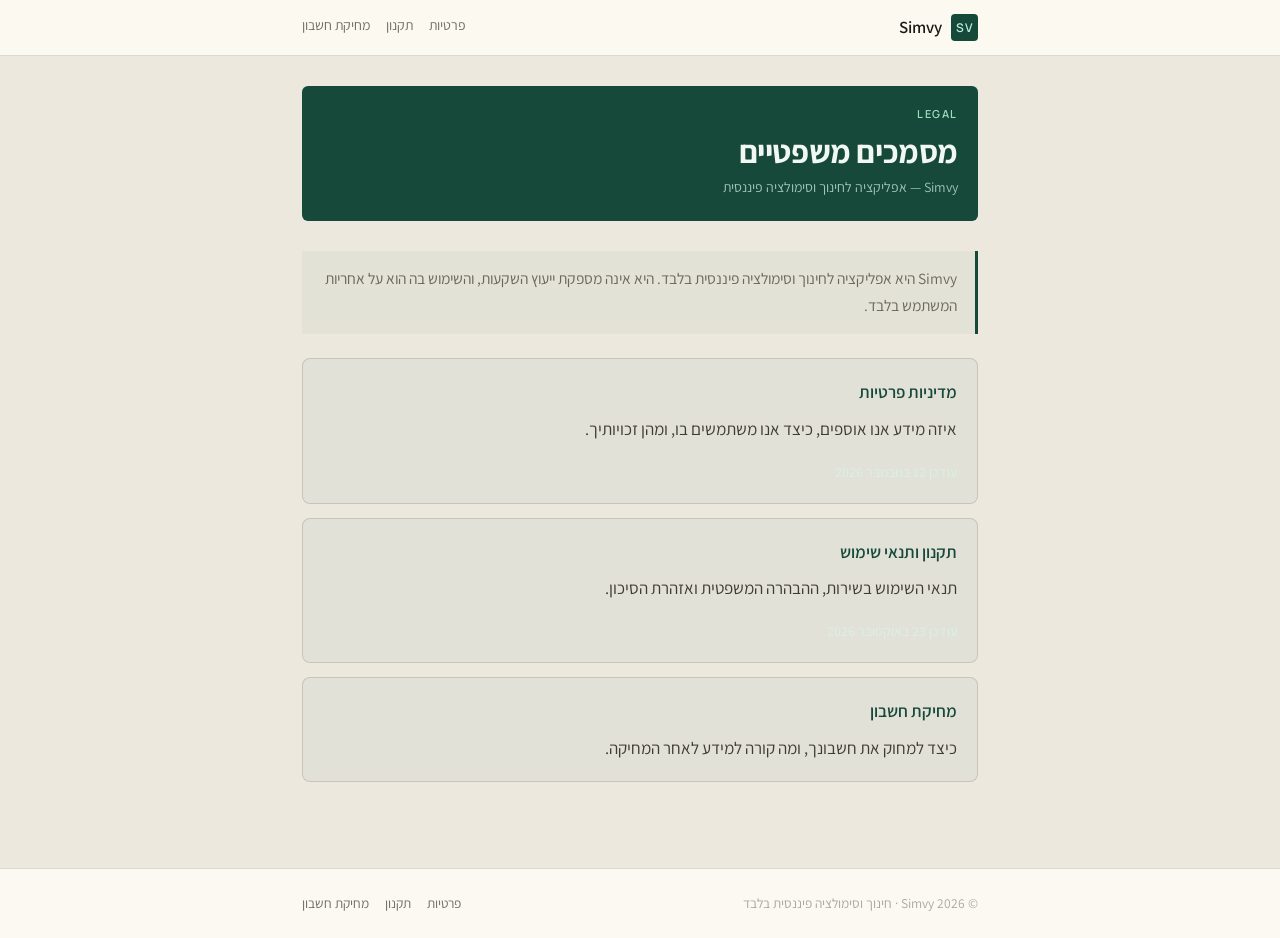
<file: index.html>
<!DOCTYPE html>
<html lang="he" dir="rtl">
<head>
  <meta charset="utf-8">
  <meta name="viewport" content="width=device-width, initial-scale=1">
  <title>מסמכים משפטיים — Simvy</title>
  <meta name="description" content="המסמכים המשפטיים של אפליקציית Simvy — מדיניות פרטיות, תקנון ותנאי שימוש, ומחיקת חשבון.">
  <link rel="canonical" href="https://legal.simvy.app/">
  <meta name="theme-color" content="#101413" media="(prefers-color-scheme: dark)">
  <meta name="theme-color" content="#ECE8DE" media="(prefers-color-scheme: light)">
  <link rel="stylesheet" href="theme.css">
</head>
<body>
  <a class="skip" href="#main">דלג לתוכן</a>

  <header class="topbar">
    <div class="inner">
      <a class="brand" href="index.html"><span class="mono" aria-hidden="true">SV</span>Simvy</a>
      <nav class="topnav">
        <a href="privacy.html">פרטיות</a>
        <a href="terms.html">תקנון</a>
        <a href="delete-account.html">מחיקת חשבון</a>
      </nav>
    </div>
  </header>

  <main id="main">
    <div class="hero">
      <p class="kicker">Legal</p>
      <h1 class="doc-title">מסמכים משפטיים</h1>
      <p class="updated">Simvy — אפליקציה לחינוך וסימולציה פיננסית</p>
    </div>

    <div class="callout">
      Simvy היא אפליקציה לחינוך וסימולציה פיננסית בלבד. היא אינה מספקת ייעוץ השקעות,
      והשימוש בה הוא על אחריות המשתמש בלבד.
    </div>

    <div class="card">
      <h3><a href="privacy.html">מדיניות פרטיות</a></h3>
      <p>איזה מידע אנו אוספים, כיצד אנו משתמשים בו, ומהן זכויותיך.</p>
      <p class="updated">עודכן 12 בנובמבר 2026</p>
    </div>

    <div class="card">
      <h3><a href="terms.html">תקנון ותנאי שימוש</a></h3>
      <p>תנאי השימוש בשירות, ההבהרה המשפטית ואזהרת הסיכון.</p>
      <p class="updated">עודכן 23 באוקטובר 2026</p>
    </div>

    <div class="card">
      <h3><a href="delete-account.html">מחיקת חשבון</a></h3>
      <p>כיצד למחוק את חשבונך, ומה קורה למידע לאחר המחיקה.</p>
    </div>
  </main>

  <footer>
    <div class="inner">
      <span>© 2026 Simvy · חינוך וסימולציה פיננסית בלבד</span>
      <span class="footlinks">
        <a href="privacy.html">פרטיות</a>
        <a href="terms.html">תקנון</a>
        <a href="delete-account.html">מחיקת חשבון</a>
      </span>
    </div>
  </footer>
</body>
</html>
</file>
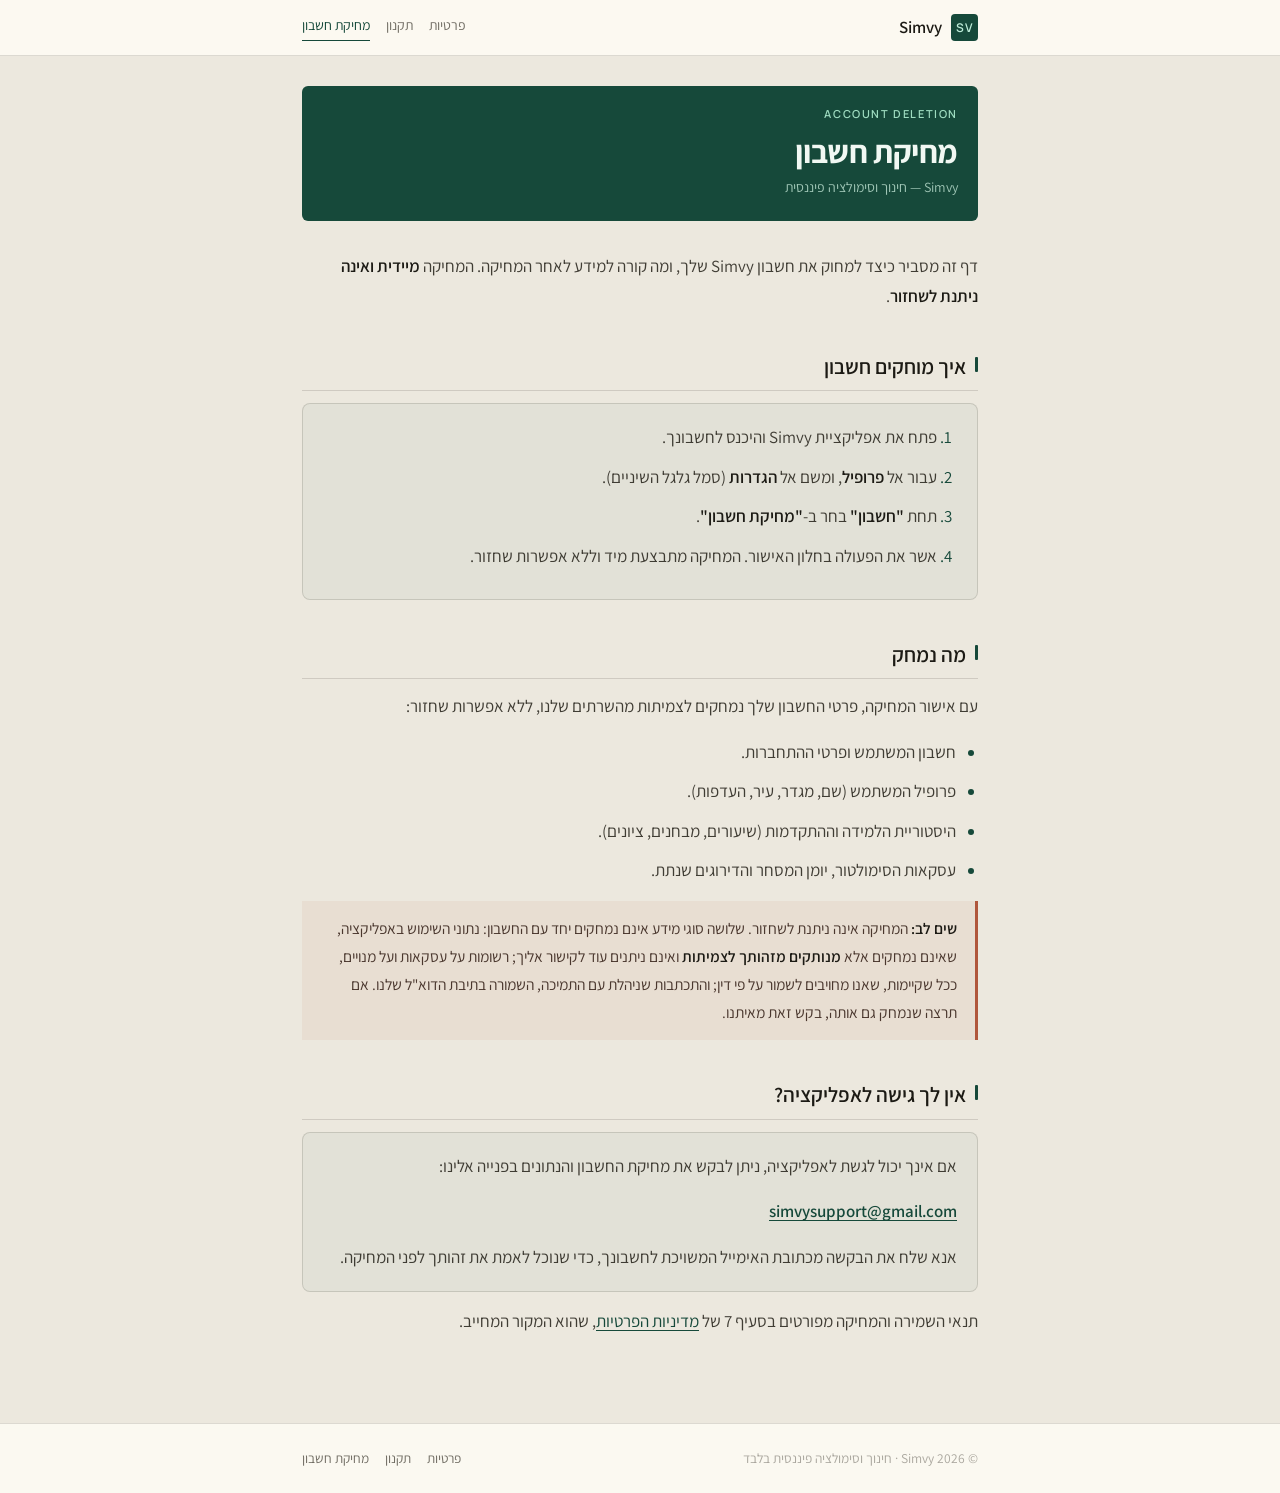
<file: delete-account.html>
<!DOCTYPE html>
<html lang="he" dir="rtl">
<head>
  <meta charset="utf-8">
  <meta name="viewport" content="width=device-width, initial-scale=1">
  <title>מחיקת חשבון — Simvy</title>
  <meta name="description" content="כיצד למחוק את חשבון Simvy שלך, ומה קורה למידע לאחר המחיקה.">
  <link rel="canonical" href="https://legal.simvy.app/delete-account.html">
  <meta name="theme-color" content="#101413" media="(prefers-color-scheme: dark)">
  <meta name="theme-color" content="#ECE8DE" media="(prefers-color-scheme: light)">
  <link rel="stylesheet" href="theme.css">
</head>
<body>
  <a class="skip" href="#main">דלג לתוכן</a>

  <header class="topbar">
    <div class="inner">
      <a class="brand" href="index.html"><span class="mono" aria-hidden="true">SV</span>Simvy</a>
      <nav class="topnav">
        <a href="privacy.html">פרטיות</a>
        <a href="terms.html">תקנון</a>
        <a href="delete-account.html" aria-current="page">מחיקת חשבון</a>
      </nav>
    </div>
  </header>

  <main id="main">
    <div class="hero">
      <p class="kicker">Account deletion</p>
      <h1 class="doc-title">מחיקת חשבון</h1>
      <p class="updated">Simvy — חינוך וסימולציה פיננסית</p>
    </div>

    <p>
      דף זה מסביר כיצד למחוק את חשבון Simvy שלך, ומה קורה למידע לאחר המחיקה.
      המחיקה <strong>מיידית ואינה ניתנת לשחזור</strong>.
    </p>

    <h2 id="how">איך מוחקים חשבון</h2>
    <div class="card">
      <ol class="steps">
        <li>פתח את אפליקציית Simvy והיכנס לחשבונך.</li>
        <li>עבור אל <strong>פרופיל</strong>, ומשם אל <strong>הגדרות</strong> (סמל גלגל השיניים).</li>
        <li>תחת <strong>"חשבון"</strong> בחר ב-<strong>"מחיקת חשבון"</strong>.</li>
        <li>אשר את הפעולה בחלון האישור. המחיקה מתבצעת מיד וללא אפשרות שחזור.</li>
      </ol>
    </div>

    <h2 id="what">מה נמחק</h2>
    <p>עם אישור המחיקה, פרטי החשבון שלך נמחקים לצמיתות מהשרתים שלנו, ללא אפשרות שחזור:</p>
    <ul>
      <li>חשבון המשתמש ופרטי ההתחברות.</li>
      <li>פרופיל המשתמש (שם, מגדר, עיר, העדפות).</li>
      <li>היסטוריית הלמידה וההתקדמות (שיעורים, מבחנים, ציונים).</li>
      <li>עסקאות הסימולטור, יומן המסחר והדירוגים שנתת.</li>
    </ul>
    <div class="callout danger-note">
      <strong>שים לב:</strong> המחיקה אינה ניתנת לשחזור. שלושה סוגי מידע אינם נמחקים יחד עם החשבון:
      נתוני השימוש באפליקציה, שאינם נמחקים אלא <strong>מנותקים מזהותך לצמיתות</strong> ואינם ניתנים
      עוד לקישור אליך; רשומות על עסקאות ועל מנויים, ככל שקיימות, שאנו מחויבים לשמור על פי דין;
      והתכתבות שניהלת עם התמיכה, השמורה בתיבת הדוא"ל שלנו. אם תרצה שנמחק גם אותה, בקש זאת מאיתנו.
    </div>

    <h2 id="no-access">אין לך גישה לאפליקציה?</h2>
    <div class="card">
      <p>
        אם אינך יכול לגשת לאפליקציה, ניתן לבקש את מחיקת החשבון והנתונים בפנייה אלינו:
      </p>
      <p class="contact">
        <a href="mailto:simvysupport@gmail.com?subject=בקשת%20מחיקת%20חשבון%20Simvy">simvysupport@gmail.com</a>
      </p>
      <p>
        אנא שלח את הבקשה מכתובת האימייל המשויכת לחשבונך, כדי שנוכל לאמת את זהותך לפני המחיקה.
      </p>
    </div>

    <p>
      תנאי השמירה והמחיקה מפורטים בסעיף 7 של
      <a href="privacy.html#delete-account">מדיניות הפרטיות</a>, שהוא המקור המחייב.
    </p>
  </main>

  <footer>
    <div class="inner">
      <span>© 2026 Simvy · חינוך וסימולציה פיננסית בלבד</span>
      <span class="footlinks">
        <a href="privacy.html">פרטיות</a>
        <a href="terms.html">תקנון</a>
        <a href="delete-account.html">מחיקת חשבון</a>
      </span>
    </div>
  </footer>
</body>
</html>
</file>
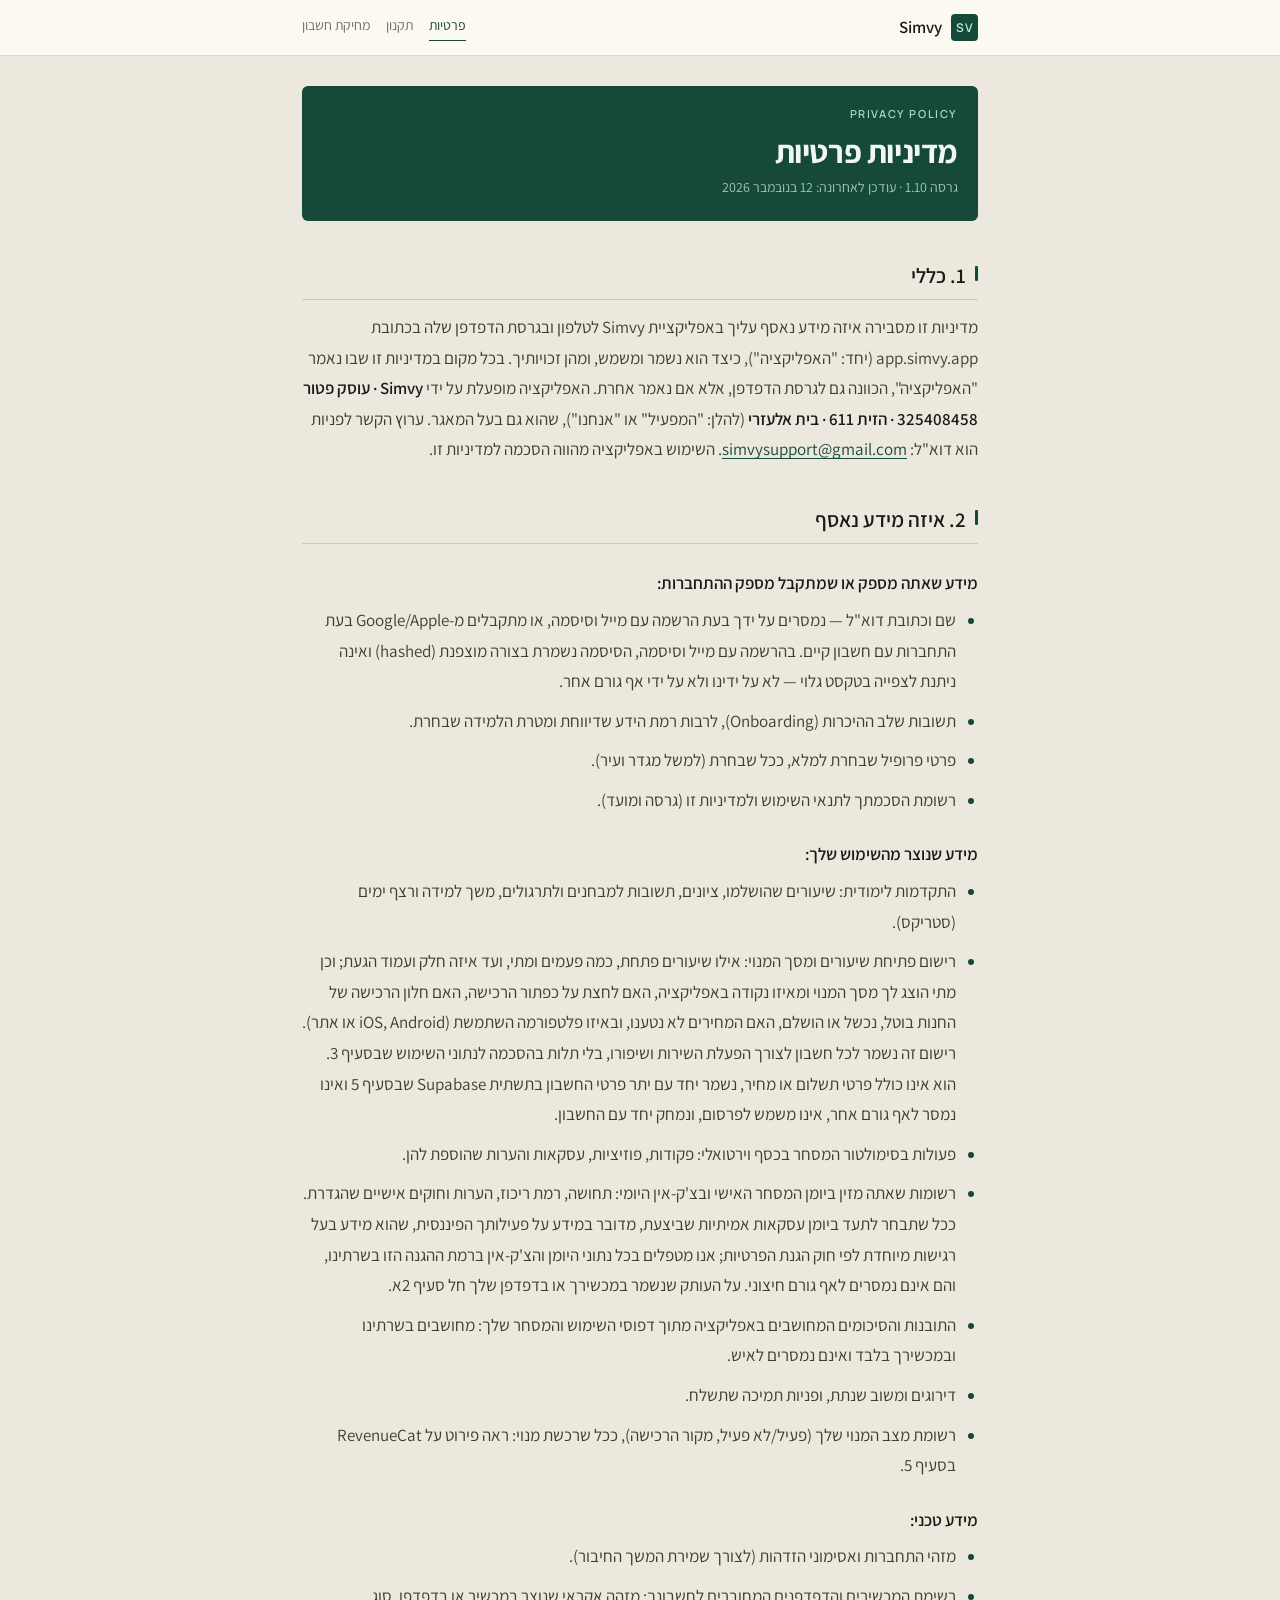
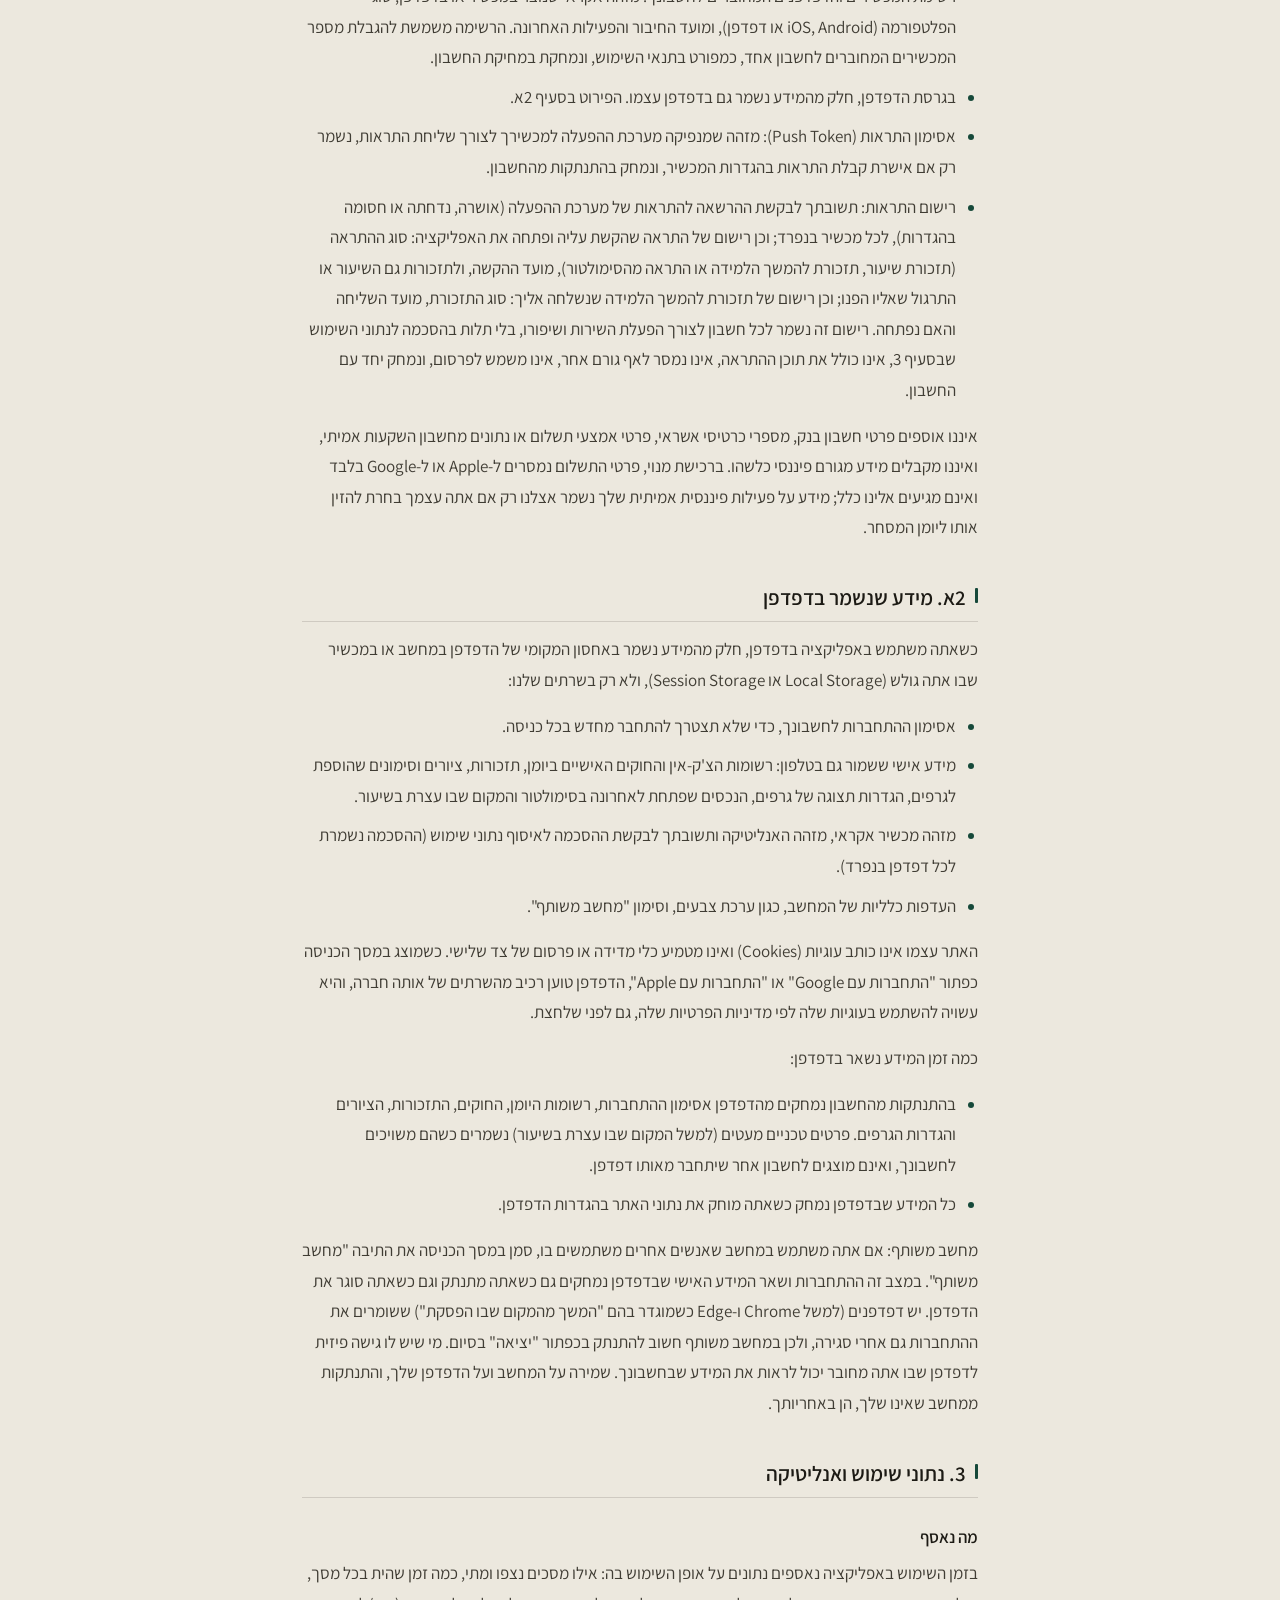
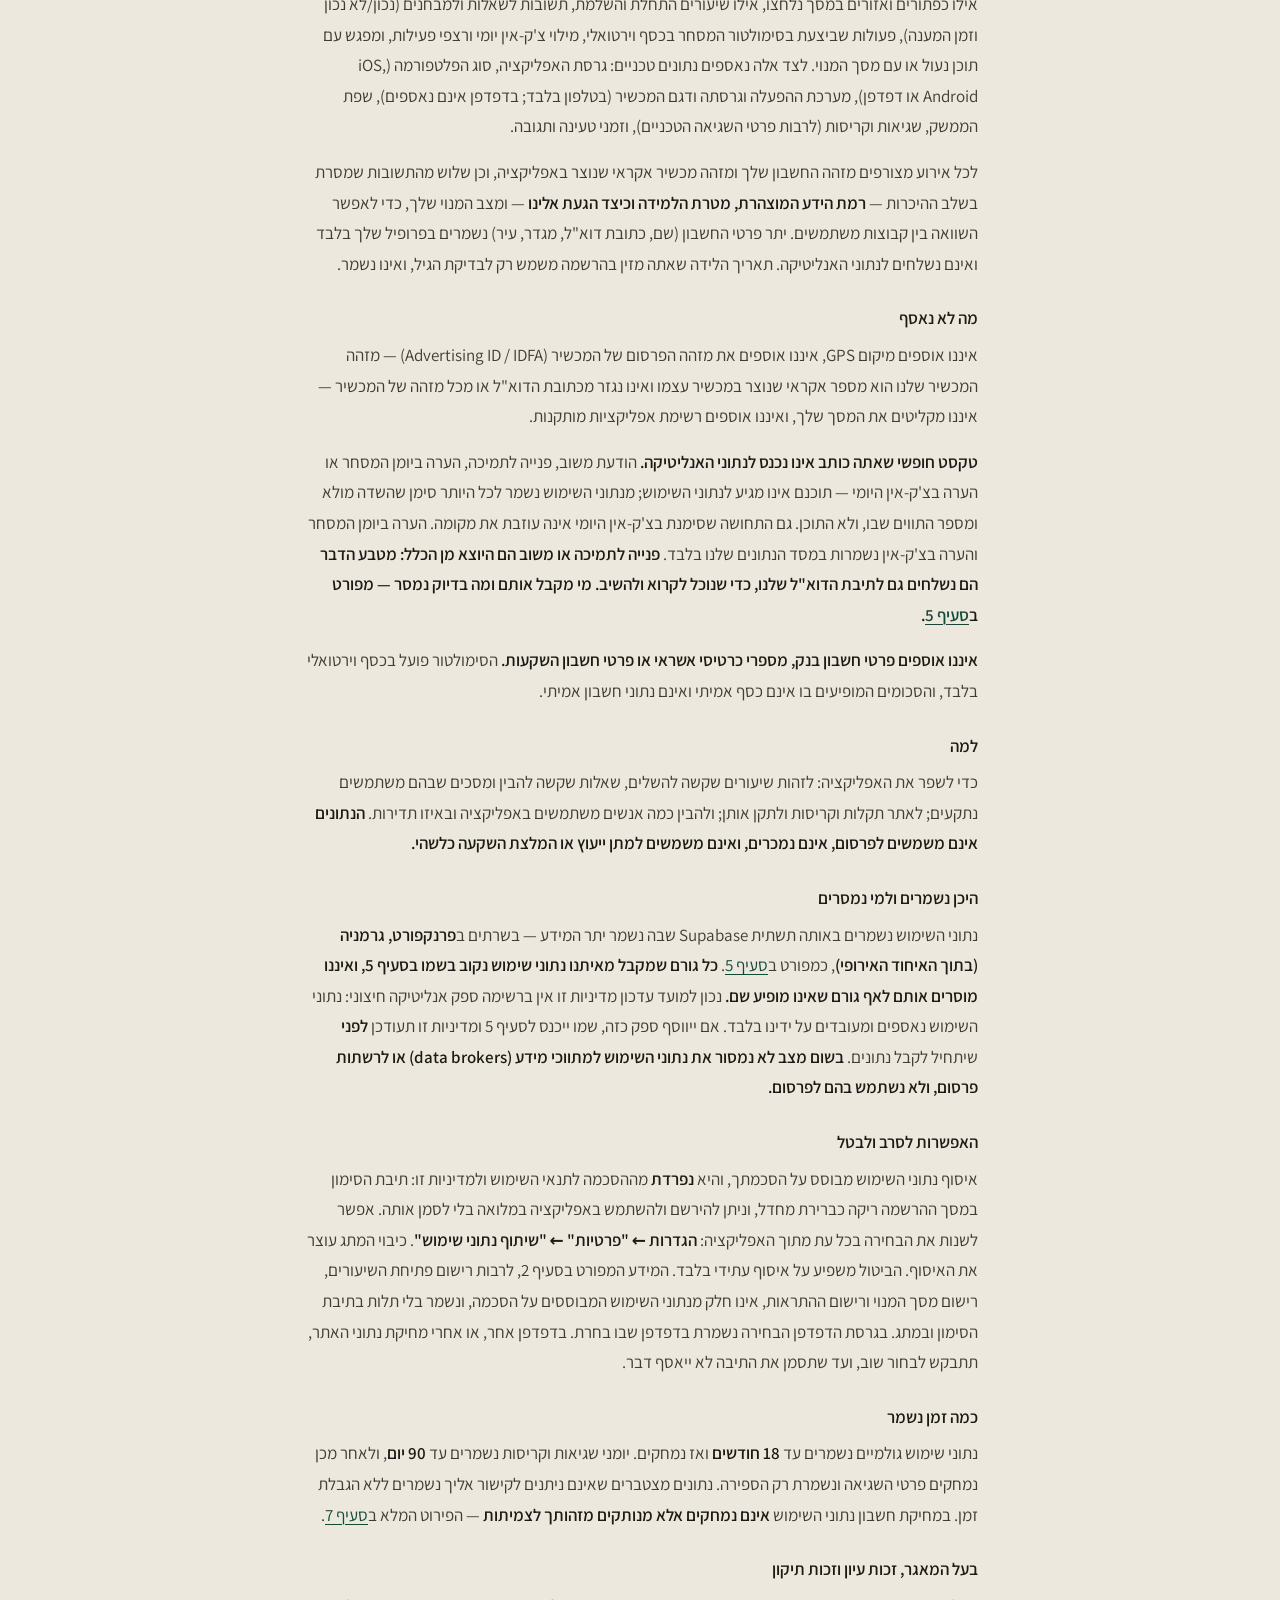
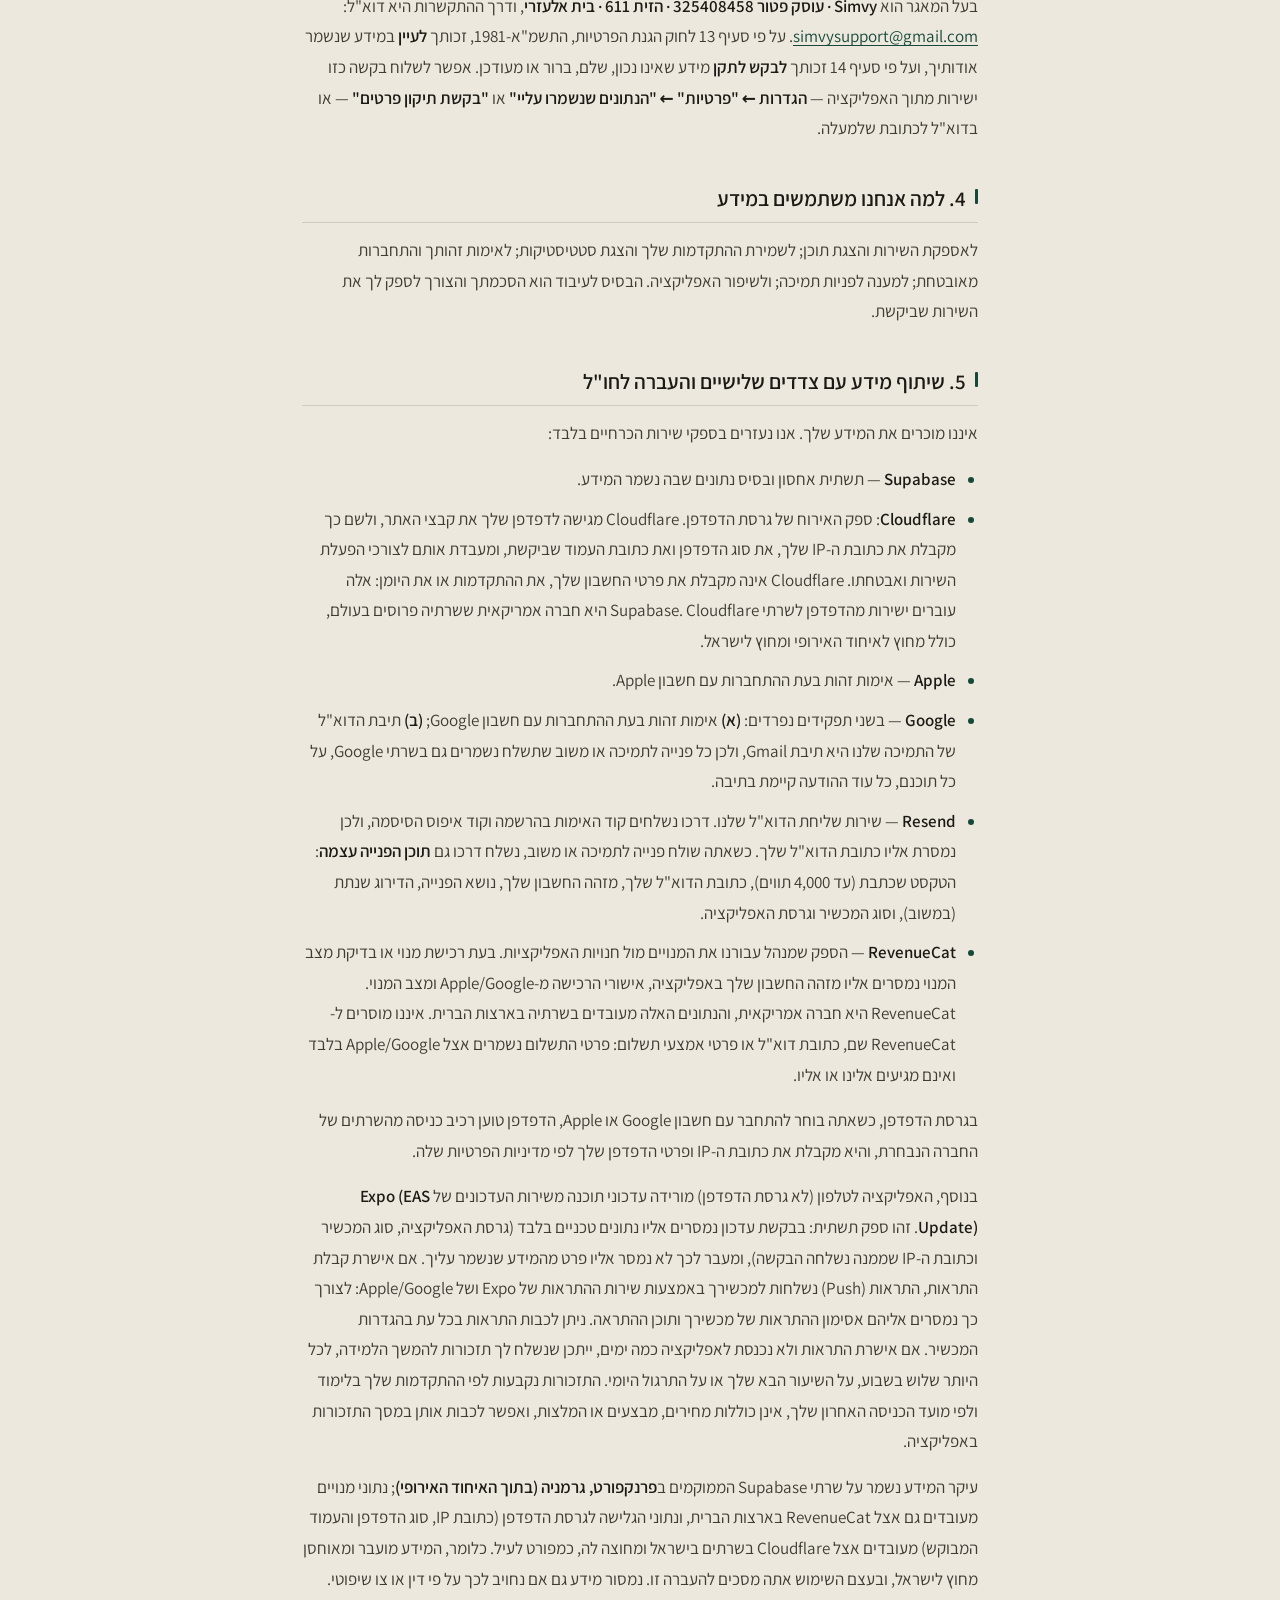
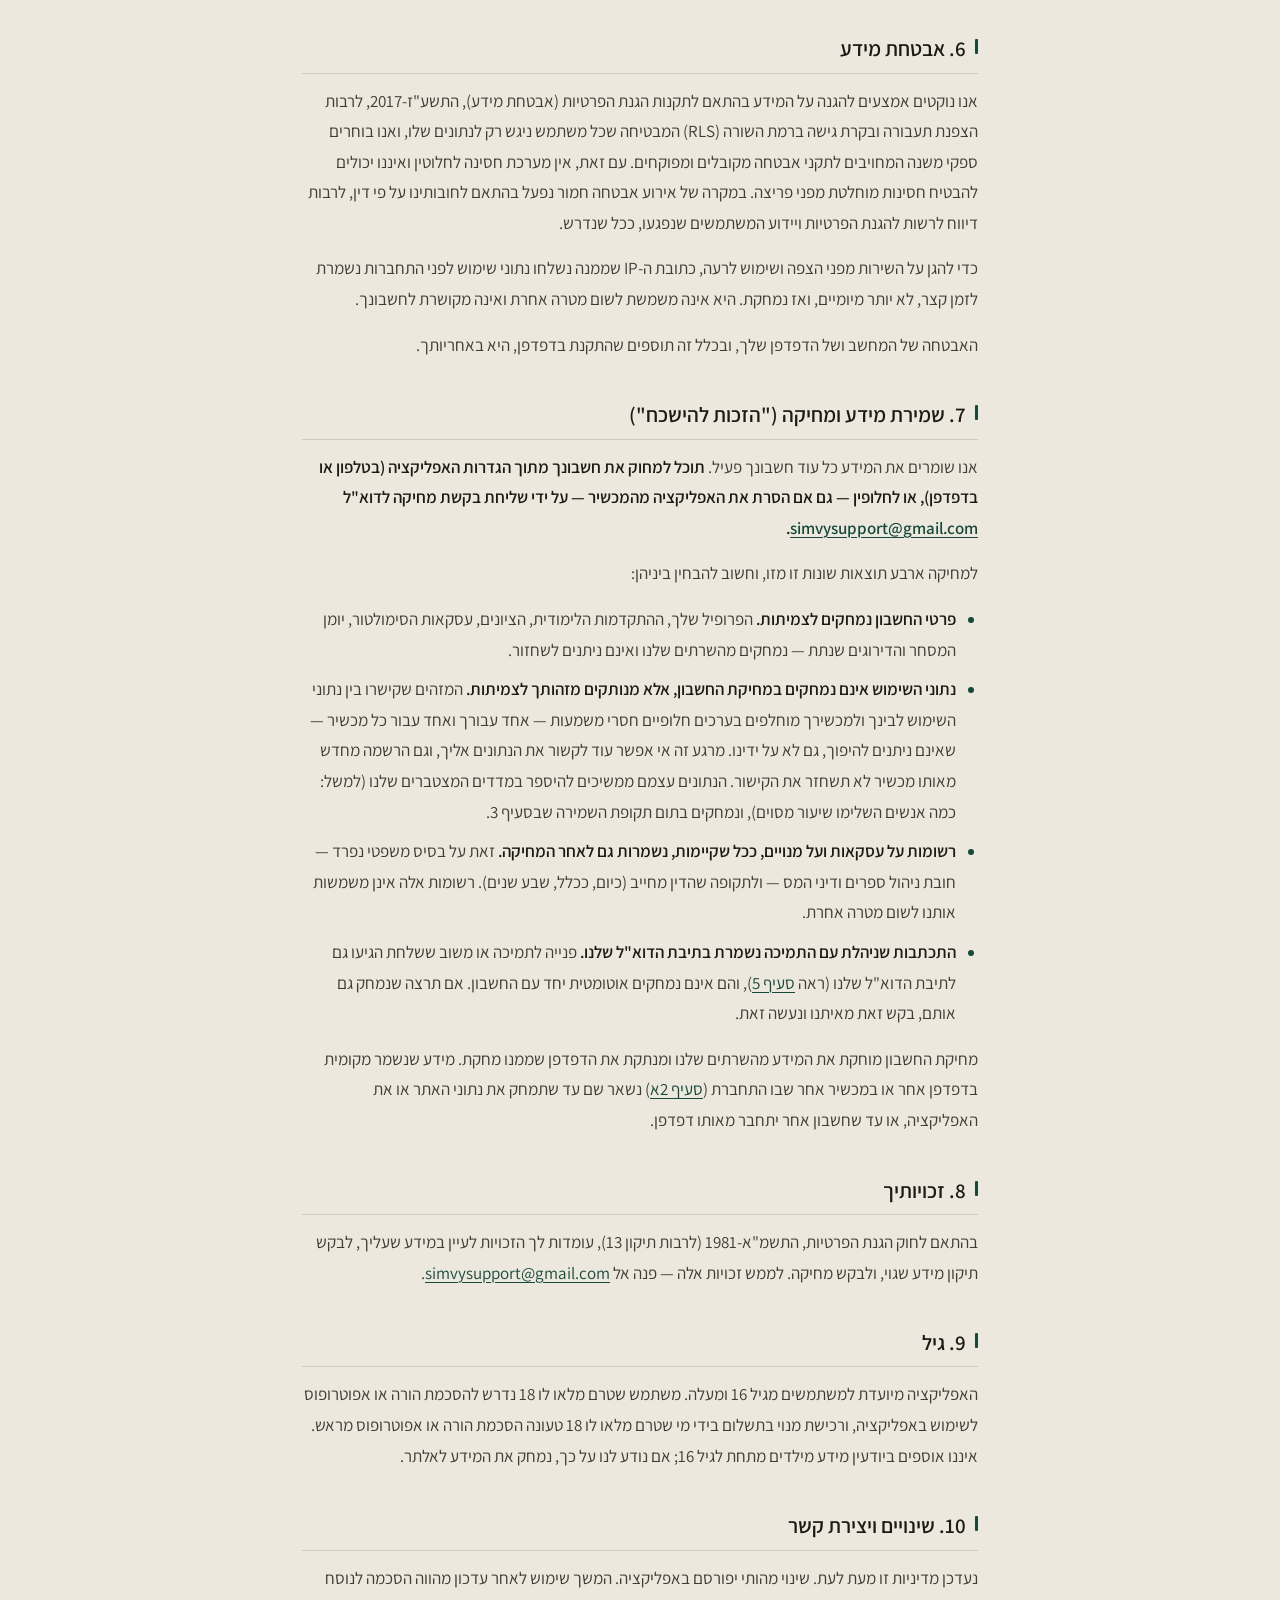
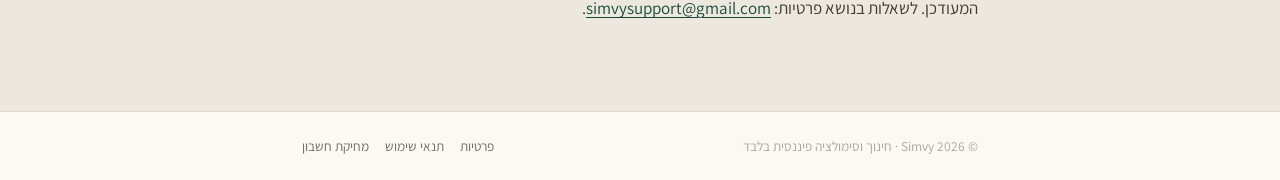
<file: privacy.html>
<!DOCTYPE html>
<html lang="he" dir="rtl">
<head>
  <meta charset="utf-8">
  <meta name="viewport" content="width=device-width, initial-scale=1">
  <title>מדיניות פרטיות — Simvy</title>
  <meta name="description" content="מדיניות הפרטיות של אפליקציית Simvy — איזה מידע נאסף, כיצד הוא נשמר ומשמש, ומהן זכויותיך.">
  <link rel="canonical" href="https://legal.simvy.app/privacy.html">
  <meta name="theme-color" content="#101413" media="(prefers-color-scheme: dark)">
  <meta name="theme-color" content="#ECE8DE" media="(prefers-color-scheme: light)">
  <link rel="stylesheet" href="theme.css">
</head>
<body>
  <a class="skip" href="#main">דלג לתוכן</a>

  <header class="topbar">
    <div class="inner">
      <a class="brand" href="index.html"><span class="mono" aria-hidden="true">SV</span>Simvy</a>
      <nav class="topnav">
        <a href="privacy.html" aria-current="page">פרטיות</a>
        <a href="terms.html">תקנון</a>
        <a href="delete-account.html">מחיקת חשבון</a>
      </nav>
    </div>
  </header>

  <main id="main">
    <div class="hero">
      <p class="kicker">Privacy policy</p>
      <h1 class="doc-title">מדיניות פרטיות</h1>
      <p class="updated">גרסה 1.10 · עודכן לאחרונה: 12 בנובמבר 2026</p>
    </div>

    <h2 id="general">1. כללי</h2>
    <p>
      מדיניות זו מסבירה איזה מידע נאסף עליך באפליקציית Simvy לטלפון ובגרסת הדפדפן שלה בכתובת app.simvy.app (יחד: "האפליקציה"), כיצד הוא נשמר ומשמש, ומהן זכויותיך. בכל מקום במדיניות זו שבו נאמר "האפליקציה", הכוונה גם לגרסת הדפדפן, אלא אם נאמר אחרת.
      האפליקציה מופעלת על ידי <strong>Simvy · עוסק פטור 325408458 · הזית 611 · בית אלעזרי</strong>
      (להלן: "המפעיל" או "אנחנו"), שהוא גם בעל המאגר.
      ערוץ הקשר לפניות הוא דוא"ל: <a href="mailto:simvysupport@gmail.com">simvysupport@gmail.com</a>.
      השימוש באפליקציה מהווה הסכמה למדיניות זו.
    </p>

    <h2 id="what-we-collect">2. איזה מידע נאסף</h2>
    <h3>מידע שאתה מספק או שמתקבל מספק ההתחברות:</h3>
    <ul>
      <li>שם וכתובת דוא"ל — נמסרים על ידך בעת הרשמה עם מייל וסיסמה, או מתקבלים מ-Google/Apple בעת התחברות עם חשבון קיים. בהרשמה עם מייל וסיסמה, הסיסמה נשמרת בצורה מוצפנת (hashed) ואינה ניתנת לצפייה בטקסט גלוי — לא על ידינו ולא על ידי אף גורם אחר.</li>
      <li>תשובות שלב ההיכרות (Onboarding), לרבות רמת הידע שדיווחת ומטרת הלמידה שבחרת.</li>
      <li>פרטי פרופיל שבחרת למלא, ככל שבחרת (למשל מגדר ועיר).</li>
      <li>רשומת הסכמתך לתנאי השימוש ולמדיניות זו (גרסה ומועד).</li>
    </ul>
    <h3>מידע שנוצר מהשימוש שלך:</h3>
    <ul>
      <li>התקדמות לימודית: שיעורים שהושלמו, ציונים, תשובות למבחנים ולתרגולים, משך למידה ורצף ימים (סטריקס).</li>
      <li>רישום פתיחת שיעורים ומסך המנוי: אילו שיעורים פתחת, כמה פעמים ומתי, ועד איזה חלק ועמוד הגעת; וכן מתי הוצג לך מסך המנוי ומאיזו נקודה באפליקציה, האם לחצת על כפתור הרכישה, האם חלון הרכישה של החנות בוטל, נכשל או הושלם, האם המחירים לא נטענו, ובאיזו פלטפורמה השתמשת (iOS, Android או אתר). רישום זה נשמר לכל חשבון לצורך הפעלת השירות ושיפורו, בלי תלות בהסכמה לנתוני השימוש שבסעיף 3. הוא אינו כולל פרטי תשלום או מחיר, נשמר יחד עם יתר פרטי החשבון בתשתית Supabase שבסעיף 5 ואינו נמסר לאף גורם אחר, אינו משמש לפרסום, ונמחק יחד עם החשבון.</li>
      <li>פעולות בסימולטור המסחר בכסף וירטואלי: פקודות, פוזיציות, עסקאות והערות שהוספת להן.</li>
      <li>רשומות שאתה מזין ביומן המסחר האישי ובצ'ק-אין היומי: תחושה, רמת ריכוז, הערות וחוקים אישיים שהגדרת. ככל שתבחר לתעד ביומן עסקאות אמיתיות שביצעת, מדובר במידע על פעילותך הפיננסית, שהוא מידע בעל רגישות מיוחדת לפי חוק הגנת הפרטיות; אנו מטפלים בכל נתוני היומן והצ'ק-אין ברמת ההגנה הזו בשרתינו, והם אינם נמסרים לאף גורם חיצוני. על העותק שנשמר במכשירך או בדפדפן שלך חל סעיף 2א.</li>
      <li>התובנות והסיכומים המחושבים באפליקציה מתוך דפוסי השימוש והמסחר שלך: מחושבים בשרתינו ובמכשירך בלבד ואינם נמסרים לאיש.</li>
      <li>דירוגים ומשוב שנתת, ופניות תמיכה שתשלח.</li>
      <li>רשומת מצב המנוי שלך (פעיל/לא פעיל, מקור הרכישה), ככל שרכשת מנוי: ראה פירוט על RevenueCat בסעיף 5.</li>
    </ul>
    <h3>מידע טכני:</h3>
    <ul>
      <li>מזהי התחברות ואסימוני הזדהות (לצורך שמירת המשך החיבור).</li>
      <li>רשימת המכשירים והדפדפנים המחוברים לחשבונך: מזהה אקראי שנוצר במכשיר או בדפדפן, סוג הפלטפורמה (iOS, Android או דפדפן), ומועד החיבור והפעילות האחרונה. הרשימה משמשת להגבלת מספר המכשירים המחוברים לחשבון אחד, כמפורט בתנאי השימוש, ונמחקת במחיקת החשבון.</li>
      <li>בגרסת הדפדפן, חלק מהמידע נשמר גם בדפדפן עצמו. הפירוט בסעיף 2א.</li>
      <li>אסימון התראות (Push Token): מזהה שמנפיקה מערכת ההפעלה למכשירך לצורך שליחת התראות, נשמר רק אם אישרת קבלת התראות בהגדרות המכשיר, ונמחק בהתנתקות מהחשבון.</li>
      <li>רישום התראות: תשובתך לבקשת ההרשאה להתראות של מערכת ההפעלה (אושרה, נדחתה או חסומה בהגדרות), לכל מכשיר בנפרד; וכן רישום של התראה שהקשת עליה ופתחה את האפליקציה: סוג ההתראה (תזכורת שיעור, תזכורת להמשך הלמידה או התראה מהסימולטור), מועד ההקשה, ולתזכורות גם השיעור או התרגול שאליו הפנו; וכן רישום של תזכורת להמשך הלמידה שנשלחה אליך: סוג התזכורת, מועד השליחה והאם נפתחה. רישום זה נשמר לכל חשבון לצורך הפעלת השירות ושיפורו, בלי תלות בהסכמה לנתוני השימוש שבסעיף 3, אינו כולל את תוכן ההתראה, אינו נמסר לאף גורם אחר, אינו משמש לפרסום, ונמחק יחד עם החשבון.</li>
    </ul>
    <p>
      איננו אוספים פרטי חשבון בנק, מספרי כרטיסי אשראי, פרטי אמצעי תשלום או נתונים מחשבון השקעות אמיתי,
      ואיננו מקבלים מידע מגורם פיננסי כלשהו. ברכישת מנוי, פרטי התשלום נמסרים ל-Apple או ל-Google בלבד
      ואינם מגיעים אלינו כלל; מידע על פעילות פיננסית אמיתית שלך נשמר אצלנו רק אם אתה עצמך בחרת להזין אותו ליומן המסחר.
    </p>

    <h2 id="browser-storage">2א. מידע שנשמר בדפדפן</h2>
    <p>כשאתה משתמש באפליקציה בדפדפן, חלק מהמידע נשמר באחסון המקומי של הדפדפן במחשב או במכשיר שבו אתה גולש (Local Storage או Session Storage), ולא רק בשרתים שלנו:</p>
    <ul>
      <li>אסימון ההתחברות לחשבונך, כדי שלא תצטרך להתחבר מחדש בכל כניסה.</li>
      <li>מידע אישי ששמור גם בטלפון: רשומות הצ'ק-אין והחוקים האישיים ביומן, תזכורות, ציורים וסימונים שהוספת לגרפים, הגדרות תצוגה של גרפים, הנכסים שפתחת לאחרונה בסימולטור והמקום שבו עצרת בשיעור.</li>
      <li>מזהה מכשיר אקראי, מזהה האנליטיקה ותשובתך לבקשת ההסכמה לאיסוף נתוני שימוש (ההסכמה נשמרת לכל דפדפן בנפרד).</li>
      <li>העדפות כלליות של המחשב, כגון ערכת צבעים, וסימון "מחשב משותף".</li>
    </ul>
    <p>האתר עצמו אינו כותב עוגיות (Cookies) ואינו מטמיע כלי מדידה או פרסום של צד שלישי. כשמוצג במסך הכניסה כפתור "התחברות עם Google" או "התחברות עם Apple", הדפדפן טוען רכיב מהשרתים של אותה חברה, והיא עשויה להשתמש בעוגיות שלה לפי מדיניות הפרטיות שלה, גם לפני שלחצת.</p>
    <p>כמה זמן המידע נשאר בדפדפן:</p>
    <ul>
      <li>בהתנתקות מהחשבון נמחקים מהדפדפן אסימון ההתחברות, רשומות היומן, החוקים, התזכורות, הציורים והגדרות הגרפים. פרטים טכניים מעטים (למשל המקום שבו עצרת בשיעור) נשמרים כשהם משויכים לחשבונך, ואינם מוצגים לחשבון אחר שיתחבר מאותו דפדפן.</li>
      <li>כל המידע שבדפדפן נמחק כשאתה מוחק את נתוני האתר בהגדרות הדפדפן.</li>
    </ul>
    <p>מחשב משותף: אם אתה משתמש במחשב שאנשים אחרים משתמשים בו, סמן במסך הכניסה את התיבה "מחשב משותף". במצב זה ההתחברות ושאר המידע האישי שבדפדפן נמחקים גם כשאתה מתנתק וגם כשאתה סוגר את הדפדפן. יש דפדפנים (למשל Chrome ו-Edge כשמוגדר בהם "המשך מהמקום שבו הפסקת") ששומרים את ההתחברות גם אחרי סגירה, ולכן במחשב משותף חשוב להתנתק בכפתור "יציאה" בסיום. מי שיש לו גישה פיזית לדפדפן שבו אתה מחובר יכול לראות את המידע שבחשבונך. שמירה על המחשב ועל הדפדפן שלך, והתנתקות ממחשב שאינו שלך, הן באחריותך.</p>

    <h2 id="analytics">3. נתוני שימוש ואנליטיקה</h2>
    <h3>מה נאסף</h3>
    <p>
      בזמן השימוש באפליקציה נאספים נתונים על אופן השימוש בה: אילו מסכים נצפו ומתי, כמה זמן שהית בכל מסך,
      אילו כפתורים ואזורים במסך נלחצו, אילו שיעורים התחלת והשלמת, תשובות לשאלות ולמבחנים (נכון/לא נכון וזמן המענה),
      פעולות שביצעת בסימולטור המסחר בכסף וירטואלי, מילוי צ'ק-אין יומי ורצפי פעילות, ומפגש עם תוכן נעול או עם מסך המנוי.
      לצד אלה נאספים נתונים טכניים: גרסת האפליקציה, סוג הפלטפורמה (iOS, Android או דפדפן), מערכת ההפעלה וגרסתה ודגם המכשיר (בטלפון בלבד; בדפדפן אינם נאספים), שפת הממשק,
      שגיאות וקריסות (לרבות פרטי השגיאה הטכניים), וזמני טעינה ותגובה.
    </p>
    <p>
      לכל אירוע מצורפים מזהה החשבון שלך ומזהה מכשיר אקראי שנוצר באפליקציה, וכן שלוש מהתשובות שמסרת בשלב ההיכרות —
      <strong>רמת הידע המוצהרת, מטרת הלמידה וכיצד הגעת אלינו</strong> — ומצב המנוי שלך, כדי לאפשר השוואה בין קבוצות משתמשים.
      יתר פרטי החשבון (שם, כתובת דוא"ל, מגדר, עיר) נשמרים בפרופיל שלך בלבד ואינם נשלחים לנתוני האנליטיקה.
      תאריך הלידה שאתה מזין בהרשמה משמש רק לבדיקת הגיל, ואינו נשמר.
    </p>

    <h3>מה לא נאסף</h3>
    <p>
      איננו אוספים מיקום GPS, איננו אוספים את מזהה הפרסום של המכשיר (<span dir="ltr">IDFA</span> / <span dir="ltr">Advertising ID</span>) —
      מזהה המכשיר שלנו הוא מספר אקראי שנוצר במכשיר עצמו ואינו נגזר מכתובת הדוא"ל או מכל מזהה של המכשיר —
      איננו מקליטים את המסך שלך, ואיננו אוספים רשימת אפליקציות מותקנות.
    </p>
    <p>
      <strong>טקסט חופשי שאתה כותב אינו נכנס לנתוני האנליטיקה.</strong>
      הודעת משוב, פנייה לתמיכה, הערה ביומן המסחר או הערה בצ'ק-אין היומי — תוכנם אינו מגיע לנתוני השימוש;
      מנתוני השימוש נשמר לכל היותר סימן שהשדה מולא ומספר התווים שבו, ולא התוכן.
      גם התחושה שסימנת בצ'ק-אין היומי אינה עוזבת את מקומה.
      הערה ביומן המסחר והערה בצ'ק-אין נשמרות במסד הנתונים שלנו בלבד.
      <strong>פנייה לתמיכה או משוב הם היוצא מן הכלל: מטבע הדבר הם נשלחים גם לתיבת הדוא"ל שלנו,
      כדי שנוכל לקרוא ולהשיב. מי מקבל אותם ומה בדיוק נמסר — מפורט ב<a href="#third-parties">סעיף 5</a>.</strong>
    </p>
    <p>
      <strong>איננו אוספים פרטי חשבון בנק, מספרי כרטיסי אשראי או פרטי חשבון השקעות.</strong>
      הסימולטור פועל בכסף וירטואלי בלבד, והסכומים המופיעים בו אינם כסף אמיתי ואינם נתוני חשבון אמיתי.
    </p>

    <h3>למה</h3>
    <p>
      כדי לשפר את האפליקציה: לזהות שיעורים שקשה להשלים, שאלות שקשה להבין ומסכים שבהם משתמשים נתקעים;
      לאתר תקלות וקריסות ולתקן אותן; ולהבין כמה אנשים משתמשים באפליקציה ובאיזו תדירות.
      <strong>הנתונים אינם משמשים לפרסום, אינם נמכרים, ואינם משמשים למתן ייעוץ או המלצת השקעה כלשהי.</strong>
    </p>

    <h3>היכן נשמרים ולמי נמסרים</h3>
    <p>
      נתוני השימוש נשמרים באותה תשתית Supabase שבה נשמר יתר המידע — בשרתים ב<strong>פרנקפורט, גרמניה (בתוך האיחוד האירופי)</strong>,
      כמפורט ב<a href="#third-parties">סעיף 5</a>.
      <strong>כל גורם שמקבל מאיתנו נתוני שימוש נקוב בשמו בסעיף 5, ואיננו מוסרים אותם לאף גורם שאינו מופיע שם.</strong>
      נכון למועד עדכון מדיניות זו אין ברשימה ספק אנליטיקה חיצוני: נתוני השימוש נאספים ומעובדים על ידינו בלבד.
      אם ייווסף ספק כזה, שמו ייכנס לסעיף 5 ומדיניות זו תעודכן <strong>לפני</strong> שיתחיל לקבל נתונים.
      <strong>בשום מצב לא נמסור את נתוני השימוש למתווכי מידע (<span dir="ltr">data brokers</span>) או לרשתות פרסום,
      ולא נשתמש בהם לפרסום.</strong>
    </p>

    <h3>האפשרות לסרב ולבטל</h3>
    <p>
      איסוף נתוני השימוש מבוסס על הסכמתך, והיא <strong>נפרדת</strong> מההסכמה לתנאי השימוש ולמדיניות זו:
      תיבת הסימון במסך ההרשמה ריקה כברירת מחדל, וניתן להירשם ולהשתמש באפליקציה במלואה בלי לסמן אותה.
      אפשר לשנות את הבחירה בכל עת מתוך האפליקציה: <strong>הגדרות ← "פרטיות" ← "שיתוף נתוני שימוש"</strong>.
      כיבוי המתג עוצר את האיסוף. הביטול משפיע על איסוף עתידי בלבד.
      המידע המפורט בסעיף 2, לרבות רישום פתיחת השיעורים, רישום מסך המנוי ורישום ההתראות, אינו חלק מנתוני השימוש המבוססים על הסכמה, ונשמר בלי תלות בתיבת הסימון ובמתג.
      בגרסת הדפדפן הבחירה נשמרת בדפדפן שבו בחרת. בדפדפן אחר, או אחרי מחיקת נתוני האתר, תתבקש לבחור שוב, ועד שתסמן את התיבה לא ייאסף דבר.
    </p>

    <h3>כמה זמן נשמר</h3>
    <p>
      נתוני שימוש גולמיים נשמרים עד <strong>18 חודשים</strong> ואז נמחקים.
      יומני שגיאות וקריסות נשמרים עד <strong>90 יום</strong>, ולאחר מכן נמחקים פרטי השגיאה ונשמרת רק הספירה.
      נתונים מצטברים שאינם ניתנים לקישור אליך נשמרים ללא הגבלת זמן.
      במחיקת חשבון נתוני השימוש <strong>אינם נמחקים אלא מנותקים מזהותך לצמיתות</strong> —
      הפירוט המלא ב<a href="#delete-account">סעיף 7</a>.
    </p>

    <h3>בעל המאגר, זכות עיון וזכות תיקון</h3>
    <p>
      בעל המאגר הוא <strong>Simvy · עוסק פטור 325408458 · הזית 611 · בית אלעזרי</strong>,
      ודרך ההתקשרות היא דוא"ל:
      <a href="mailto:simvysupport@gmail.com">simvysupport@gmail.com</a>.
      על פי סעיף 13 לחוק הגנת הפרטיות, התשמ"א-1981, זכותך <strong>לעיין</strong> במידע שנשמר אודותיך,
      ועל פי סעיף 14 זכותך <strong>לבקש לתקן</strong> מידע שאינו נכון, שלם, ברור או מעודכן.
      אפשר לשלוח בקשה כזו ישירות מתוך האפליקציה — <strong>הגדרות ← "פרטיות" ← "הנתונים שנשמרו עליי"</strong>
      או <strong>"בקשת תיקון פרטים"</strong> — או בדוא"ל לכתובת שלמעלה.
    </p>

    <h2 id="why">4. למה אנחנו משתמשים במידע</h2>
    <p>
      לאספקת השירות והצגת תוכן; לשמירת ההתקדמות שלך והצגת סטטיסטיקות; לאימות זהותך והתחברות מאובטחת;
      למענה לפניות תמיכה; ולשיפור האפליקציה. הבסיס לעיבוד הוא הסכמתך והצורך לספק לך את השירות שביקשת.
    </p>

    <h2 id="third-parties">5. שיתוף מידע עם צדדים שלישיים והעברה לחו"ל</h2>
    <p>איננו מוכרים את המידע שלך. אנו נעזרים בספקי שירות הכרחיים בלבד:</p>
    <ul>
      <li><strong>Supabase</strong> — תשתית אחסון ובסיס נתונים שבה נשמר המידע.</li>
      <li><strong>Cloudflare</strong>: ספק האירוח של גרסת הדפדפן. Cloudflare מגישה לדפדפן שלך את קבצי האתר, ולשם כך מקבלת את כתובת ה-IP שלך, את סוג הדפדפן ואת כתובת העמוד שביקשת, ומעבדת אותם לצורכי הפעלת השירות ואבטחתו. Cloudflare אינה מקבלת את פרטי החשבון שלך, את ההתקדמות או את היומן: אלה עוברים ישירות מהדפדפן לשרתי Supabase. Cloudflare היא חברה אמריקאית ששרתיה פרוסים בעולם, כולל מחוץ לאיחוד האירופי ומחוץ לישראל.</li>
      <li><strong>Apple</strong> — אימות זהות בעת ההתחברות עם חשבון Apple.</li>
      <li><strong>Google</strong> — בשני תפקידים נפרדים: <strong>(א)</strong> אימות זהות בעת ההתחברות
        עם חשבון Google; <strong>(ב)</strong> תיבת הדוא"ל של התמיכה שלנו היא תיבת <span dir="ltr">Gmail</span>,
        ולכן כל פנייה לתמיכה או משוב שתשלח נשמרים גם בשרתי Google, על כל תוכנם,
        כל עוד ההודעה קיימת בתיבה.</li>
      <li><strong>Resend</strong> — שירות שליחת הדוא"ל שלנו. דרכו נשלחים קוד האימות בהרשמה
        וקוד איפוס הסיסמה, ולכן נמסרת אליו כתובת הדוא"ל שלך. כשאתה שולח פנייה
        לתמיכה או משוב, נשלח דרכו גם <strong>תוכן הפנייה עצמה</strong>: הטקסט שכתבת
        (עד 4,000 תווים), כתובת הדוא"ל שלך, מזהה החשבון שלך, נושא הפנייה,
        הדירוג שנתת (במשוב), וסוג המכשיר וגרסת האפליקציה.</li>
      <li><strong>RevenueCat</strong> — הספק שמנהל עבורנו את המנויים מול חנויות האפליקציות.
        בעת רכישת מנוי או בדיקת מצב המנוי נמסרים אליו מזהה החשבון שלך באפליקציה,
        אישורי הרכישה מ-Apple/Google ומצב המנוי. RevenueCat היא חברה אמריקאית,
        והנתונים האלה מעובדים בשרתיה בארצות הברית.
        איננו מוסרים ל-RevenueCat שם, כתובת דוא"ל או פרטי אמצעי תשלום:
        פרטי התשלום נשמרים אצל Apple/Google בלבד ואינם מגיעים אלינו או אליו.</li>
    </ul>
    <p>בגרסת הדפדפן, כשאתה בוחר להתחבר עם חשבון Google או Apple, הדפדפן טוען רכיב כניסה מהשרתים של החברה הנבחרת, והיא מקבלת את כתובת ה-IP ופרטי הדפדפן שלך לפי מדיניות הפרטיות שלה.</p>
    <p>
      בנוסף, האפליקציה לטלפון (לא גרסת הדפדפן) מורידה עדכוני תוכנה משירות העדכונים של <strong>Expo (EAS Update)</strong>.
      זהו ספק תשתית: בבקשת עדכון נמסרים אליו נתונים טכניים בלבד
      (גרסת האפליקציה, סוג המכשיר וכתובת ה-<span dir="ltr">IP</span> שממנה נשלחה הבקשה),
      ומעבר לכך לא נמסר אליו פרט מהמידע שנשמר עליך.
      אם אישרת קבלת התראות, התראות (Push) נשלחות למכשירך באמצעות שירות ההתראות של Expo
      ושל Apple/Google: לצורך כך נמסרים אליהם אסימון ההתראות של מכשירך ותוכן ההתראה.
      ניתן לכבות התראות בכל עת בהגדרות המכשיר.
      אם אישרת התראות ולא נכנסת לאפליקציה כמה ימים, ייתכן שנשלח לך תזכורות להמשך הלמידה,
      לכל היותר שלוש בשבוע, על השיעור הבא שלך או על התרגול היומי.
      התזכורות נקבעות לפי ההתקדמות שלך בלימוד ולפי מועד הכניסה האחרון שלך,
      אינן כוללות מחירים, מבצעים או המלצות, ואפשר לכבות אותן במסך התזכורות באפליקציה.
    </p>
    <p>
      עיקר המידע נשמר על שרתי Supabase הממוקמים ב<strong>פרנקפורט, גרמניה (בתוך האיחוד האירופי)</strong>;
      נתוני מנויים מעובדים גם אצל RevenueCat בארצות הברית, ונתוני הגלישה לגרסת הדפדפן (כתובת IP, סוג הדפדפן והעמוד המבוקש) מעובדים אצל Cloudflare בשרתים בישראל ומחוצה לה, כמפורט לעיל.
      כלומר, המידע מועבר ומאוחסן מחוץ לישראל, ובעצם השימוש אתה מסכים להעברה זו.
      נמסור מידע גם אם נחויב לכך על פי דין או צו שיפוטי.
    </p>

    <h2 id="security">6. אבטחת מידע</h2>
    <p>
      אנו נוקטים אמצעים להגנה על המידע בהתאם לתקנות הגנת הפרטיות (אבטחת מידע), התשע"ז-2017,
      לרבות הצפנת תעבורה ובקרת גישה ברמת השורה (RLS) המבטיחה שכל משתמש ניגש רק לנתונים שלו,
      ואנו בוחרים ספקי משנה המחויבים לתקני אבטחה מקובלים ומפוקחים.
      עם זאת, אין מערכת חסינה לחלוטין ואיננו יכולים להבטיח חסינות מוחלטת מפני פריצה.
      במקרה של אירוע אבטחה חמור נפעל בהתאם לחובותינו על פי דין, לרבות דיווח לרשות להגנת הפרטיות
      ויידוע המשתמשים שנפגעו, ככל שנדרש.
    </p>
    <p>כדי להגן על השירות מפני הצפה ושימוש לרעה, כתובת ה-IP שממנה נשלחו נתוני שימוש לפני התחברות נשמרת לזמן קצר, לא יותר מיומיים, ואז נמחקת. היא אינה משמשת לשום מטרה אחרת ואינה מקושרת לחשבונך.</p>
    <p>האבטחה של המחשב ושל הדפדפן שלך, ובכלל זה תוספים שהתקנת בדפדפן, היא באחריותך.</p>

    <h2 id="delete-account">7. שמירת מידע ומחיקה ("הזכות להישכח")</h2>
    <p>
      אנו שומרים את המידע כל עוד חשבונך פעיל.
      <strong>תוכל למחוק את חשבונך מתוך הגדרות האפליקציה (בטלפון או בדפדפן), או לחלופין — גם אם הסרת את האפליקציה מהמכשיר — על ידי שליחת בקשת מחיקה לדוא"ל <a href="mailto:simvysupport@gmail.com">simvysupport@gmail.com</a>.</strong>
    </p>
    <p>למחיקה ארבע תוצאות שונות זו מזו, וחשוב להבחין ביניהן:</p>
    <ul>
      <li>
        <strong>פרטי החשבון נמחקים לצמיתות.</strong> הפרופיל שלך, ההתקדמות הלימודית, הציונים,
        עסקאות הסימולטור, יומן המסחר והדירוגים שנתת — נמחקים מהשרתים שלנו ואינם ניתנים לשחזור.
      </li>
      <li>
        <strong>נתוני השימוש אינם נמחקים במחיקת החשבון, אלא מנותקים מזהותך לצמיתות.</strong>
        המזהים שקישרו בין נתוני השימוש לבינך ולמכשירך מוחלפים בערכים חלופיים חסרי משמעות —
        אחד עבורך ואחד עבור כל מכשיר — שאינם ניתנים להיפוך, גם לא על ידינו. מרגע זה אי אפשר
        עוד לקשור את הנתונים אליך, וגם הרשמה מחדש מאותו מכשיר לא תשחזר את הקישור.
        הנתונים עצמם ממשיכים להיספר במדדים המצטברים שלנו (למשל: כמה אנשים השלימו שיעור מסוים),
        ונמחקים בתום תקופת השמירה שבסעיף 3.
      </li>
      <li>
        <strong>רשומות על עסקאות ועל מנויים, ככל שקיימות, נשמרות גם לאחר המחיקה.</strong>
        זאת על בסיס משפטי נפרד — חובת ניהול ספרים ודיני המס — ולתקופה שהדין מחייב
        (כיום, ככלל, שבע שנים). רשומות אלה אינן משמשות אותנו לשום מטרה אחרת.
      </li>
      <li>
        <strong>התכתבות שניהלת עם התמיכה נשמרת בתיבת הדוא"ל שלנו.</strong>
        פנייה לתמיכה או משוב ששלחת הגיעו גם לתיבת הדוא"ל שלנו
        (ראה <a href="#third-parties">סעיף 5</a>), והם אינם נמחקים אוטומטית יחד עם החשבון.
        אם תרצה שנמחק גם אותם, בקש זאת מאיתנו ונעשה זאת.
      </li>
    </ul>
    <p>מחיקת החשבון מוחקת את המידע מהשרתים שלנו ומנתקת את הדפדפן שממנו מחקת. מידע שנשמר מקומית בדפדפן אחר או במכשיר אחר שבו התחברת (<a href="#browser-storage">סעיף 2א</a>) נשאר שם עד שתמחק את נתוני האתר או את האפליקציה, או עד שחשבון אחר יתחבר מאותו דפדפן.</p>

    <h2 id="your-rights">8. זכויותיך</h2>
    <p>
      בהתאם לחוק הגנת הפרטיות, התשמ"א-1981 (לרבות תיקון 13), עומדות לך הזכויות לעיין במידע שעליך,
      לבקש תיקון מידע שגוי, ולבקש מחיקה. לממש זכויות אלה — פנה אל <a href="mailto:simvysupport@gmail.com">simvysupport@gmail.com</a>.
    </p>

    <h2 id="age">9. גיל</h2>
    <p>
      האפליקציה מיועדת למשתמשים מגיל 16 ומעלה. משתמש שטרם מלאו לו 18 נדרש להסכמת הורה או אפוטרופוס
      לשימוש באפליקציה, ורכישת מנוי בתשלום בידי מי שטרם מלאו לו 18 טעונה הסכמת הורה או אפוטרופוס מראש.
      איננו אוספים ביודעין מידע מילדים מתחת לגיל 16; אם נודע לנו על כך, נמחק את המידע לאלתר.
    </p>

    <h2 id="changes">10. שינויים ויצירת קשר</h2>
    <p>
      נעדכן מדיניות זו מעת לעת. שינוי מהותי יפורסם באפליקציה. המשך שימוש לאחר עדכון מהווה הסכמה לנוסח המעודכן.
      לשאלות בנושא פרטיות: <a href="mailto:simvysupport@gmail.com">simvysupport@gmail.com</a>.
    </p>
  </main>

  <footer>
    <div class="inner">
      <span>© 2026 Simvy · חינוך וסימולציה פיננסית בלבד</span>
      <span class="footlinks">
        <a href="privacy.html">פרטיות</a>
        <a href="terms.html">תנאי שימוש</a>
        <a href="delete-account.html">מחיקת חשבון</a>
      </span>
    </div>
  </footer>
</body>
</html>
</file>
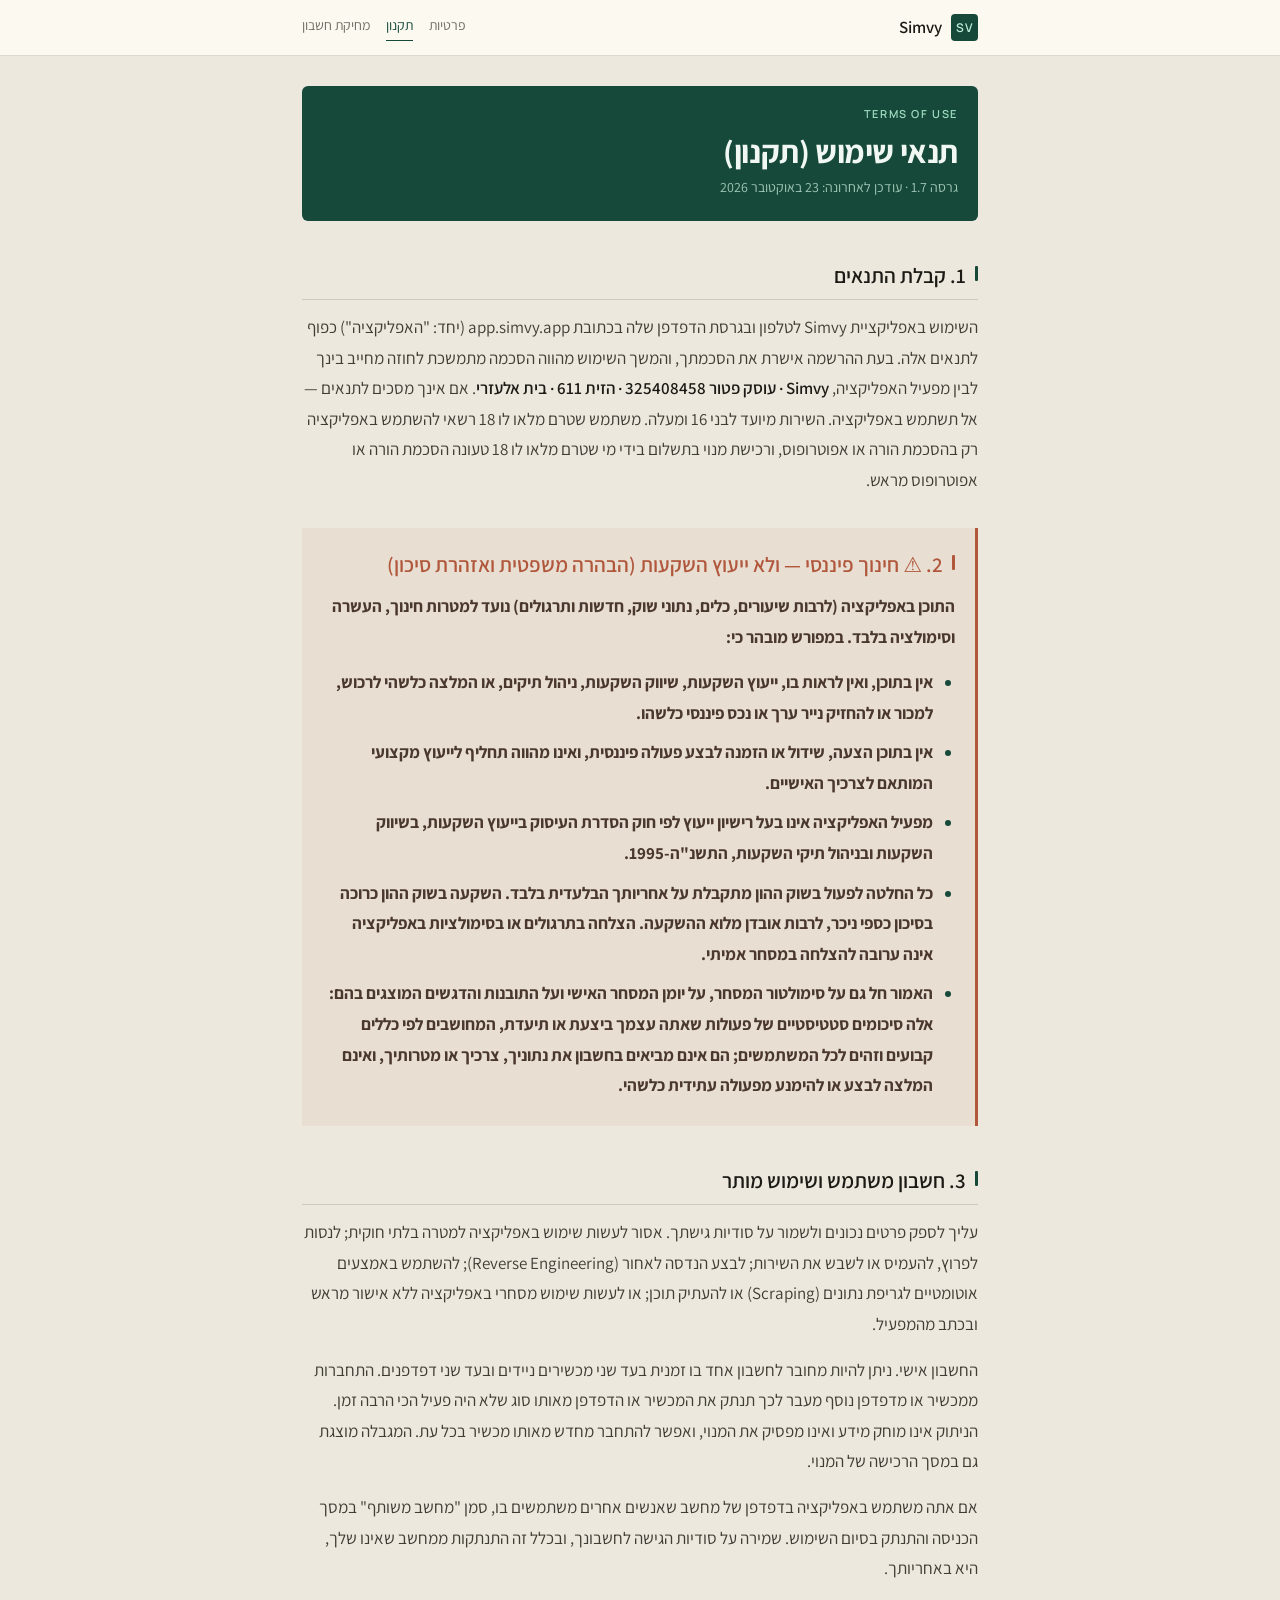
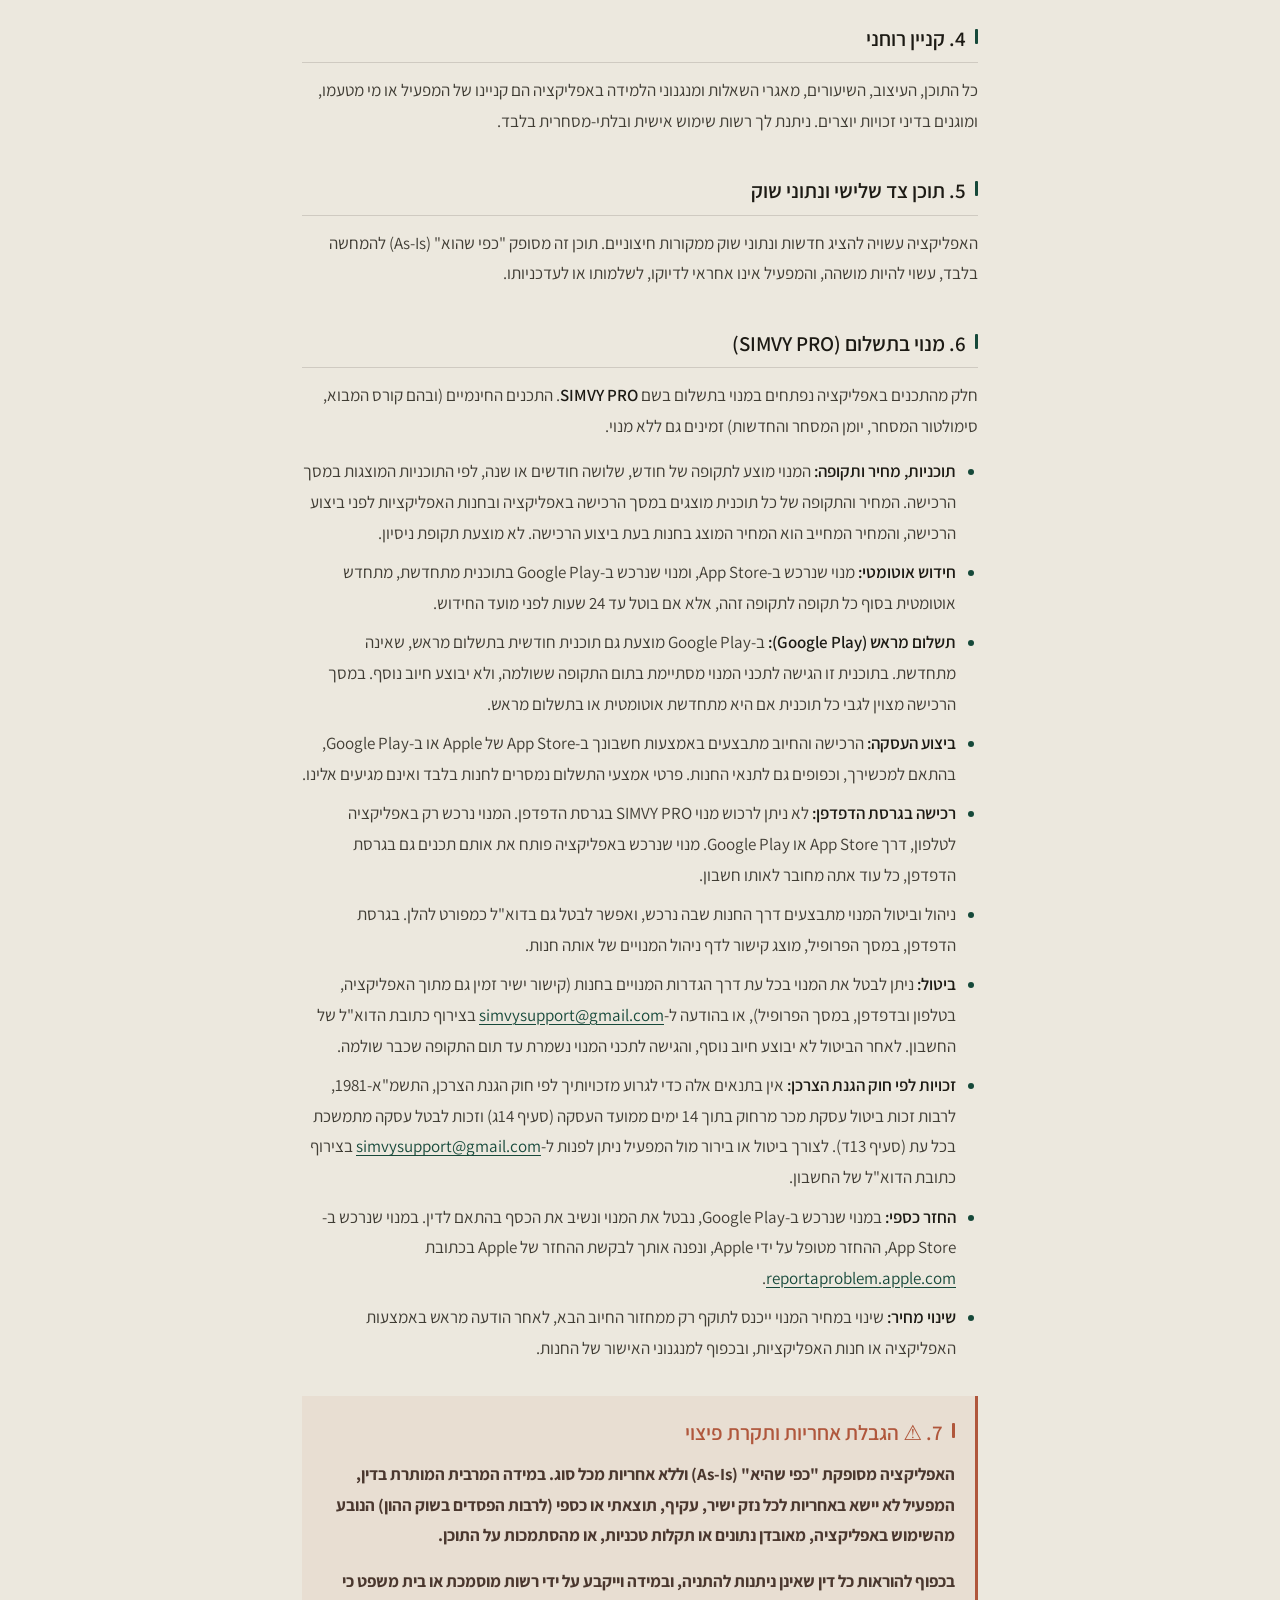
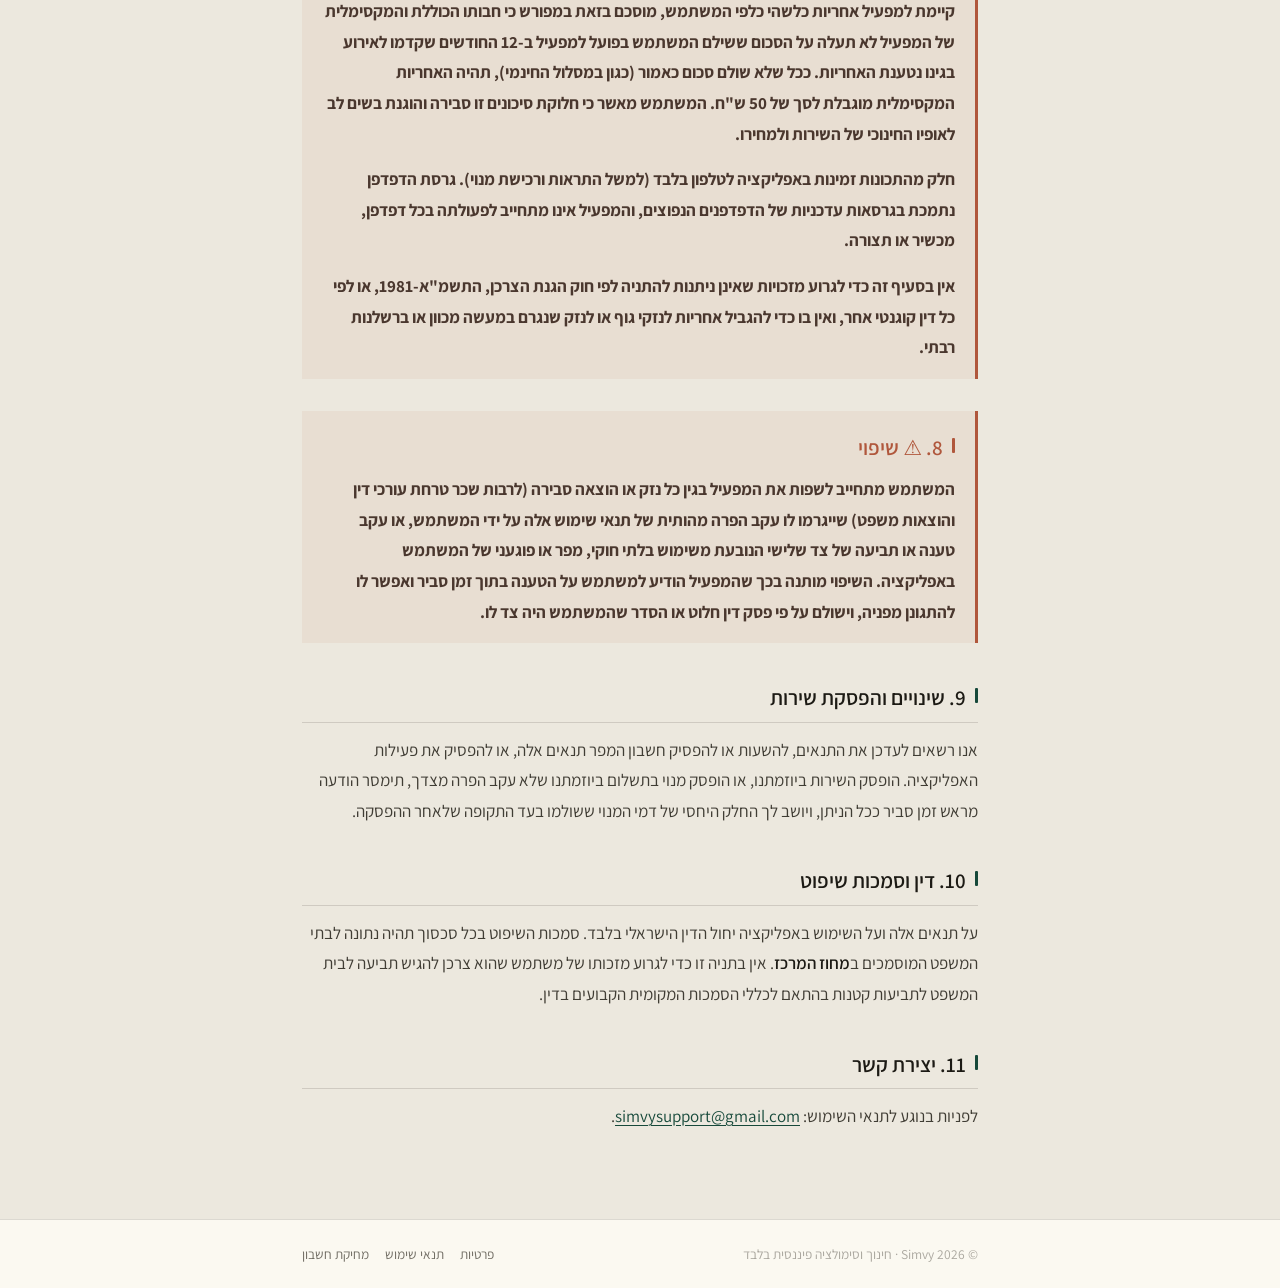
<file: terms.html>
<!DOCTYPE html>
<html lang="he" dir="rtl">
<head>
  <meta charset="utf-8">
  <meta name="viewport" content="width=device-width, initial-scale=1">
  <title>תנאי שימוש (תקנון) — Simvy</title>
  <meta name="description" content="תנאי השימוש (תקנון) של אפליקציית Simvy, כולל ההבהרה המשפטית, אזהרת הסיכון, הגבלת האחריות והשיפוי.">
  <link rel="canonical" href="https://legal.simvy.app/terms.html">
  <meta name="theme-color" content="#101413" media="(prefers-color-scheme: dark)">
  <meta name="theme-color" content="#ECE8DE" media="(prefers-color-scheme: light)">
  <style>
    /* Critical, deliberately duplicated: under חוק החוזים האחידים the emphasis on
       the onerous clauses (§2, §7, §8) must render even if theme.css fails to load.
       Declared BEFORE the stylesheet on purpose — at equal specificity theme.css
       wins, so this only takes effect when theme.css is missing. */
    .legal-highlight{ background:#fff7e6; border-inline-start:4px solid #b0573c;
      border-radius:0; padding:2px 20px 16px; margin:32px 0; }
    .legal-highlight h2{ color:#8a3f2a; border-bottom:none; }
    .legal-highlight p, .legal-highlight li{ color:#4a3226; }
    .legal-highlight strong{ font-weight:700; }
  </style>
  <link rel="stylesheet" href="theme.css">
</head>
<body>
  <a class="skip" href="#main">דלג לתוכן</a>

  <header class="topbar">
    <div class="inner">
      <a class="brand" href="index.html"><span class="mono" aria-hidden="true">SV</span>Simvy</a>
      <nav class="topnav">
        <a href="privacy.html">פרטיות</a>
        <a href="terms.html" aria-current="page">תקנון</a>
        <a href="delete-account.html">מחיקת חשבון</a>
      </nav>
    </div>
  </header>

  <main id="main">
    <div class="hero">
      <p class="kicker">Terms of use</p>
      <h1 class="doc-title">תנאי שימוש (תקנון)</h1>
      <p class="updated">גרסה 1.7 · עודכן לאחרונה: 23 באוקטובר 2026</p>
    </div>

    <h2 id="acceptance">1. קבלת התנאים</h2>
    <p>
      השימוש באפליקציית Simvy לטלפון ובגרסת הדפדפן שלה בכתובת app.simvy.app (יחד: "האפליקציה") כפוף לתנאים אלה. בעת ההרשמה אישרת את הסכמתך,
      והמשך השימוש מהווה הסכמה מתמשכת לחוזה מחייב בינך לבין מפעיל האפליקציה,
      <strong>Simvy · עוסק פטור 325408458 · הזית 611 · בית אלעזרי</strong>.
      אם אינך מסכים לתנאים — אל תשתמש באפליקציה.
      השירות מיועד לבני 16 ומעלה. משתמש שטרם מלאו לו 18 רשאי להשתמש באפליקציה רק בהסכמת הורה או אפוטרופוס,
      ורכישת מנוי בתשלום בידי מי שטרם מלאו לו 18 טעונה הסכמת הורה או אפוטרופוס מראש.
    </p>

    <section class="legal-highlight">
      <h2 id="disclaimer">2. ⚠️ חינוך פיננסי — ולא ייעוץ השקעות (הבהרה משפטית ואזהרת סיכון)</h2>
      <p><strong>התוכן באפליקציה (לרבות שיעורים, כלים, נתוני שוק, חדשות ותרגולים) נועד למטרות חינוך, העשרה וסימולציה בלבד. במפורש מובהר כי:</strong></p>
      <ul>
        <li><strong>אין בתוכן, ואין לראות בו, ייעוץ השקעות, שיווק השקעות, ניהול תיקים, או המלצה כלשהי לרכוש, למכור או להחזיק נייר ערך או נכס פיננסי כלשהו.</strong></li>
        <li><strong>אין בתוכן הצעה, שידול או הזמנה לבצע פעולה פיננסית, ואינו מהווה תחליף לייעוץ מקצועי המותאם לצרכיך האישיים.</strong></li>
        <li><strong>מפעיל האפליקציה אינו בעל רישיון ייעוץ לפי חוק הסדרת העיסוק בייעוץ השקעות, בשיווק השקעות ובניהול תיקי השקעות, התשנ"ה-1995.</strong></li>
        <li><strong>כל החלטה לפעול בשוק ההון מתקבלת על אחריותך הבלעדית בלבד. השקעה בשוק ההון כרוכה בסיכון כספי ניכר, לרבות אובדן מלוא ההשקעה. הצלחה בתרגולים או בסימולציות באפליקציה אינה ערובה להצלחה במסחר אמיתי.</strong></li>
        <li><strong>האמור חל גם על סימולטור המסחר, על יומן המסחר האישי ועל התובנות והדגשים המוצגים בהם: אלה סיכומים סטטיסטיים של פעולות שאתה עצמך ביצעת או תיעדת, המחושבים לפי כללים קבועים וזהים לכל המשתמשים; הם אינם מביאים בחשבון את נתוניך, צרכיך או מטרותיך, ואינם המלצה לבצע או להימנע מפעולה עתידית כלשהי.</strong></li>
      </ul>
    </section>

    <h2 id="account">3. חשבון משתמש ושימוש מותר</h2>
    <p>
      עליך לספק פרטים נכונים ולשמור על סודיות גישתך. אסור לעשות שימוש באפליקציה למטרה בלתי חוקית;
      לנסות לפרוץ, להעמיס או לשבש את השירות; לבצע הנדסה לאחור (Reverse Engineering);
      להשתמש באמצעים אוטומטיים לגריפת נתונים (Scraping) או להעתיק תוכן;
      או לעשות שימוש מסחרי באפליקציה ללא אישור מראש ובכתב מהמפעיל.
    </p>
    <p>החשבון אישי. ניתן להיות מחובר לחשבון אחד בו זמנית בעד שני מכשירים ניידים ובעד שני דפדפנים. התחברות ממכשיר או מדפדפן נוסף מעבר לכך תנתק את המכשיר או הדפדפן מאותו סוג שלא היה פעיל הכי הרבה זמן. הניתוק אינו מוחק מידע ואינו מפסיק את המנוי, ואפשר להתחבר מחדש מאותו מכשיר בכל עת. המגבלה מוצגת גם במסך הרכישה של המנוי.</p>
    <p>אם אתה משתמש באפליקציה בדפדפן של מחשב שאנשים אחרים משתמשים בו, סמן "מחשב משותף" במסך הכניסה והתנתק בסיום השימוש. שמירה על סודיות הגישה לחשבונך, ובכלל זה התנתקות ממחשב שאינו שלך, היא באחריותך.</p>

    <h2 id="ip">4. קניין רוחני</h2>
    <p>
      כל התוכן, העיצוב, השיעורים, מאגרי השאלות ומנגנוני הלמידה באפליקציה הם קניינו של המפעיל או מי מטעמו,
      ומוגנים בדיני זכויות יוצרים. ניתנת לך רשות שימוש אישית ובלתי-מסחרית בלבד.
    </p>

    <h2 id="third-party">5. תוכן צד שלישי ונתוני שוק</h2>
    <p>
      האפליקציה עשויה להציג חדשות ונתוני שוק ממקורות חיצוניים. תוכן זה מסופק "כפי שהוא" (As-Is) להמחשה בלבד,
      עשוי להיות מושהה, והמפעיל אינו אחראי לדיוקו, לשלמותו או לעדכניותו.
    </p>

    <h2 id="subscription">6. מנוי בתשלום (SIMVY PRO)</h2>
    <p>
      חלק מהתכנים באפליקציה נפתחים במנוי בתשלום בשם <strong>SIMVY PRO</strong>.
      התכנים החינמיים (ובהם קורס המבוא, סימולטור המסחר, יומן המסחר והחדשות) זמינים גם ללא מנוי.
    </p>
    <ul>
      <li><strong>תוכניות, מחיר ותקופה:</strong> המנוי מוצע לתקופה של חודש, שלושה חודשים או שנה, לפי התוכניות המוצגות במסך הרכישה. המחיר והתקופה של כל תוכנית מוצגים במסך הרכישה באפליקציה ובחנות האפליקציות לפני ביצוע הרכישה, והמחיר המחייב הוא המחיר המוצג בחנות בעת ביצוע הרכישה. לא מוצעת תקופת ניסיון.</li>
      <li><strong>חידוש אוטומטי:</strong> מנוי שנרכש ב-App Store, ומנוי שנרכש ב-Google Play בתוכנית מתחדשת, מתחדש אוטומטית בסוף כל תקופה לתקופה זהה, אלא אם בוטל עד 24 שעות לפני מועד החידוש.</li>
      <li><strong>תשלום מראש (Google Play):</strong> ב-Google Play מוצעת גם תוכנית חודשית בתשלום מראש, שאינה מתחדשת. בתוכנית זו הגישה לתכני המנוי מסתיימת בתום התקופה ששולמה, ולא יבוצע חיוב נוסף. במסך הרכישה מצוין לגבי כל תוכנית אם היא מתחדשת אוטומטית או בתשלום מראש.</li>
      <li><strong>ביצוע העסקה:</strong> הרכישה והחיוב מתבצעים באמצעות חשבונך ב-App Store של Apple או ב-Google Play, בהתאם למכשירך, וכפופים גם לתנאי החנות. פרטי אמצעי התשלום נמסרים לחנות בלבד ואינם מגיעים אלינו.</li>
      <li><strong>רכישה בגרסת הדפדפן:</strong> לא ניתן לרכוש מנוי SIMVY PRO בגרסת הדפדפן. המנוי נרכש רק באפליקציה לטלפון, דרך App Store או Google Play. מנוי שנרכש באפליקציה פותח את אותם תכנים גם בגרסת הדפדפן, כל עוד אתה מחובר לאותו חשבון.</li>
      <li>ניהול וביטול המנוי מתבצעים דרך החנות שבה נרכש, ואפשר לבטל גם בדוא"ל כמפורט להלן. בגרסת הדפדפן, במסך הפרופיל, מוצג קישור לדף ניהול המנויים של אותה חנות.</li>
      <li><strong>ביטול:</strong> ניתן לבטל את המנוי בכל עת דרך הגדרות המנויים בחנות (קישור ישיר זמין גם מתוך האפליקציה, בטלפון ובדפדפן, במסך הפרופיל), או בהודעה ל-<a href="mailto:simvysupport@gmail.com">simvysupport@gmail.com</a> בצירוף כתובת הדוא"ל של החשבון. לאחר הביטול לא יבוצע חיוב נוסף, והגישה לתכני המנוי נשמרת עד תום התקופה שכבר שולמה.</li>
      <li><strong>זכויות לפי חוק הגנת הצרכן:</strong> אין בתנאים אלה כדי לגרוע מזכויותיך לפי חוק הגנת הצרכן, התשמ"א-1981, לרבות זכות ביטול עסקת מכר מרחוק בתוך 14 ימים ממועד העסקה (סעיף 14ג) וזכות לבטל עסקה מתמשכת בכל עת (סעיף 13ד). לצורך ביטול או בירור מול המפעיל ניתן לפנות ל-<a href="mailto:simvysupport@gmail.com">simvysupport@gmail.com</a> בצירוף כתובת הדוא"ל של החשבון.</li>
      <li><strong>החזר כספי:</strong> במנוי שנרכש ב-Google Play, נבטל את המנוי ונשיב את הכסף בהתאם לדין. במנוי שנרכש ב-App Store, ההחזר מטופל על ידי Apple, ונפנה אותך לבקשת ההחזר של Apple בכתובת <a href="https://reportaproblem.apple.com" dir="ltr">reportaproblem.apple.com</a>.</li>
      <li><strong>שינוי מחיר:</strong> שינוי במחיר המנוי ייכנס לתוקף רק ממחזור החיוב הבא, לאחר הודעה מראש באמצעות האפליקציה או חנות האפליקציות, ובכפוף למנגנוני האישור של החנות.</li>
    </ul>

    <section class="legal-highlight">
      <h2 id="liability">7. ⚠️ הגבלת אחריות ותקרת פיצוי</h2>
      <p><strong>האפליקציה מסופקת "כפי שהיא" (As-Is) וללא אחריות מכל סוג. במידה המרבית המותרת בדין, המפעיל לא יישא באחריות לכל נזק ישיר, עקיף, תוצאתי או כספי (לרבות הפסדים בשוק ההון) הנובע מהשימוש באפליקציה, מאובדן נתונים או תקלות טכניות, או מהסתמכות על התוכן.</strong></p>
      <p><strong>בכפוף להוראות כל דין שאינן ניתנות להתניה, ובמידה וייקבע על ידי רשות מוסמכת או בית משפט כי קיימת למפעיל אחריות כלשהי כלפי המשתמש, מוסכם בזאת במפורש כי חבותו הכוללת והמקסימלית של המפעיל לא תעלה על הסכום ששילם המשתמש בפועל למפעיל ב-12 החודשים שקדמו לאירוע בגינו נטענת האחריות. ככל שלא שולם סכום כאמור (כגון במסלול החינמי), תהיה האחריות המקסימלית מוגבלת לסך של 50 ש"ח. המשתמש מאשר כי חלוקת סיכונים זו סבירה והוגנת בשים לב לאופיו החינוכי של השירות ולמחירו.</strong></p>
      <p><strong>חלק מהתכונות זמינות באפליקציה לטלפון בלבד (למשל התראות ורכישת מנוי). גרסת הדפדפן נתמכת בגרסאות עדכניות של הדפדפנים הנפוצים, והמפעיל אינו מתחייב לפעולתה בכל דפדפן, מכשיר או תצורה.</strong></p>
      <p><strong>אין בסעיף זה כדי לגרוע מזכויות שאינן ניתנות להתניה לפי חוק הגנת הצרכן, התשמ"א-1981, או לפי כל דין קוגנטי אחר, ואין בו כדי להגביל אחריות לנזקי גוף או לנזק שנגרם במעשה מכוון או ברשלנות רבתי.</strong></p>
    </section>

    <section class="legal-highlight">
      <h2 id="indemnity">8. ⚠️ שיפוי</h2>
      <p><strong>המשתמש מתחייב לשפות את המפעיל בגין כל נזק או הוצאה סבירה (לרבות שכר טרחת עורכי דין והוצאות משפט) שייגרמו לו עקב הפרה מהותית של תנאי שימוש אלה על ידי המשתמש, או עקב טענה או תביעה של צד שלישי הנובעת משימוש בלתי חוקי, מפר או פוגעני של המשתמש באפליקציה. השיפוי מותנה בכך שהמפעיל הודיע למשתמש על הטענה בתוך זמן סביר ואפשר לו להתגונן מפניה, וישולם על פי פסק דין חלוט או הסדר שהמשתמש היה צד לו.</strong></p>
    </section>

    <h2 id="changes">9. שינויים והפסקת שירות</h2>
    <p>
      אנו רשאים לעדכן את התנאים, להשעות או להפסיק חשבון המפר תנאים אלה,
      או להפסיק את פעילות האפליקציה. הופסק השירות ביוזמתנו, או הופסק מנוי בתשלום ביוזמתנו שלא עקב הפרה מצדך,
      תימסר הודעה מראש זמן סביר ככל הניתן, ויושב לך החלק היחסי של דמי המנוי ששולמו בעד התקופה שלאחר ההפסקה.
    </p>

    <h2 id="law">10. דין וסמכות שיפוט</h2>
    <p>
      על תנאים אלה ועל השימוש באפליקציה יחול הדין הישראלי בלבד.
      סמכות השיפוט בכל סכסוך תהיה נתונה לבתי המשפט המוסמכים ב<strong>מחוז המרכז</strong>.
      אין בתניה זו כדי לגרוע מזכותו של משתמש שהוא צרכן להגיש תביעה לבית המשפט לתביעות קטנות
      בהתאם לכללי הסמכות המקומית הקבועים בדין.
    </p>

    <h2 id="contact">11. יצירת קשר</h2>
    <p>לפניות בנוגע לתנאי השימוש: <a href="mailto:simvysupport@gmail.com">simvysupport@gmail.com</a>.</p>
  </main>

  <footer>
    <div class="inner">
      <span>© 2026 Simvy · חינוך וסימולציה פיננסית בלבד</span>
      <span class="footlinks">
        <a href="privacy.html">פרטיות</a>
        <a href="terms.html">תנאי שימוש</a>
        <a href="delete-account.html">מחיקת חשבון</a>
      </span>
    </div>
  </footer>
</body>
</html>
</file>
<file: theme.css>
/* ──────────────────────────────────────────────────────────
   Simvy legal site — "Nocturnal Atelier" tokens for the web.
   Mirrors the app's design tokens 1:1:
     dark  ← src/theme/nocturnalAtelier.ts  (atelier-dark, the app default)
     light ← src/theme/galleryLight.ts      (L3 "Gallery Color-Block")
   Dark is the default; light applies via prefers-color-scheme.
   Fonts are self-hosted — a privacy policy must not leak visitor IPs.
   ────────────────────────────────────────────────────────── */

/* ─── Fonts (variable, 200–800 weight axis) ─────────────── */
@font-face {
  font-family: 'Assistant';
  font-style: normal;
  font-weight: 200 800;
  font-display: swap;
  src: url(fonts/assistant-hebrew.woff2) format('woff2');
  unicode-range: U+0307-0308, U+0590-05FF, U+200C-2010, U+20AA, U+25CC, U+FB1D-FB4F;
}
@font-face {
  font-family: 'Assistant';
  font-style: normal;
  font-weight: 200 800;
  font-display: swap;
  src: url(fonts/assistant-latin.woff2) format('woff2');
  unicode-range: U+0000-00FF, U+0131, U+0152-0153, U+02BB-02BC, U+02C6, U+02DA, U+02DC,
    U+2000-206F, U+20AC, U+2122, U+2191, U+2193, U+2212, U+2215, U+FEFF, U+FFFD;
}
@font-face {
  font-family: 'Manrope';
  font-style: normal;
  font-weight: 200 800;
  font-display: swap;
  src: url(fonts/manrope-latin.woff2) format('woff2');
  unicode-range: U+0000-00FF, U+0131, U+0152-0153, U+02BB-02BC, U+02C6, U+02DA, U+02DC,
    U+2000-206F, U+20AC, U+2122, U+2191, U+2193, U+2212, U+2215, U+FEFF, U+FFFD;
}

/* ─── Atelier Dark — the default ────────────────────────── */
:root {
  color-scheme: dark light;

  --bg: #101413;
  --surface: rgba(28, 32, 31, 0.72);
  --surface-solid: #1C201F;
  --text: #E8ECEA;
  --body: #C0C8C3;
  --sub: #C0C8C3;
  --dim: rgba(192, 200, 195, 0.45);
  --accent: #BEEDD9;
  --accent-hover: #A2D0BD;
  --border: rgba(190, 237, 217, 0.15);
  --border-soft: rgba(190, 237, 217, 0.10);
  --card: rgba(190, 237, 217, 0.045);
  --warn: #E1C1A1;
  --warn-bg: rgba(225, 193, 161, 0.07);
  --warn-text: #E4D2BC;

  /* Monogram tile */
  --mono-bg: rgba(190, 237, 217, 0.10);
  --mono-fg: #BEEDD9;
  --mono-ring: rgba(190, 237, 217, 0.22);

  /* Document hero — plain in dark, an emerald colour-block in light */
  --hero-bg: transparent;
  --hero-pad: 0;
  --hero-radius: 0;
  --hero-title: var(--text);
  --hero-kicker: #BEEDD9;
  --hero-sub: rgba(192, 200, 195, 0.45);

  --maxw: 720px;
  --radius: 8px;
  --radius-sm: 4px;
}

/* ─── Gallery Light ─────────────────────────────────────── */
@media (prefers-color-scheme: light) {
  :root {
    --bg: #ECE8DE;
    --surface: rgba(255, 253, 246, 0.82);
    --surface-solid: #FFFDF6;
    --text: #1C1A14;
    --body: rgba(40, 36, 28, 0.88);
    --sub: rgba(60, 56, 46, 0.72);
    --dim: rgba(60, 56, 46, 0.42);
    --accent: #16493A;
    --accent-hover: #0F3428;
    --border: rgba(28, 26, 20, 0.14);
    --border-soft: rgba(28, 26, 20, 0.08);
    --card: rgba(22, 73, 58, 0.04);
    --warn: #B0573C;
    --warn-bg: rgba(176, 87, 60, 0.07);
    --warn-text: rgba(60, 40, 32, 0.92);

    --mono-bg: #16493A;
    --mono-fg: #BEEDD9;
    --mono-ring: transparent;

    --hero-bg: #16493A;
    --hero-pad: 18px 20px 20px;
    --hero-radius: 6px;
    --hero-title: #F1F8F3;
    --hero-kicker: #9EDCC0;
    --hero-sub: rgba(214, 246, 230, 0.72);
  }
}

/* ─── Base ──────────────────────────────────────────────── */
* { box-sizing: border-box; }
html { direction: rtl; -webkit-text-size-adjust: 100%; scroll-behavior: smooth; }

body {
  margin: 0;
  background: var(--bg);
  color: var(--body);
  font-family: 'Assistant', 'Heebo', system-ui, -apple-system, 'Segoe UI', sans-serif;
  font-size: 17px;
  font-weight: 400;
  line-height: 1.8;
  text-align: start;
  -webkit-font-smoothing: antialiased;
}

/* ─── Top bar ───────────────────────────────────────────── */
.topbar {
  position: sticky;
  top: 0;
  z-index: 10;
  background: var(--surface);
  backdrop-filter: blur(16px);
  -webkit-backdrop-filter: blur(16px);
  border-bottom: 1px solid var(--border);
}
.topbar .inner {
  max-width: var(--maxw);
  margin-inline: auto;
  padding: 12px 22px;
  display: flex;
  align-items: center;
  justify-content: space-between;
  gap: 14px;
}
.brand {
  display: inline-flex;
  align-items: center;
  gap: 9px;
  text-decoration: none;
  color: var(--text);
  font-size: 17px;
  font-weight: 600;
}
.mono {
  width: 27px;
  height: 27px;
  border-radius: var(--radius-sm);
  background: var(--mono-bg);
  box-shadow: inset 0 0 0 1px var(--mono-ring);
  color: var(--mono-fg);
  display: inline-flex;
  align-items: center;
  justify-content: center;
  font-family: 'Manrope', system-ui, sans-serif;
  font-size: 12px;
  font-weight: 700;
  letter-spacing: 0.5px;
}
.topnav {
  display: flex;
  gap: 16px;
  font-size: 14px;
}
.topnav a {
  color: var(--sub);
  text-decoration: none;
  padding-bottom: 2px;
  border-bottom: 1px solid transparent;
}
.topnav a:hover { color: var(--accent); border-bottom-color: var(--accent); }
.topnav a[aria-current="page"] { color: var(--accent); border-bottom-color: var(--accent); }

/* ─── Layout ────────────────────────────────────────────── */
main {
  max-width: var(--maxw);
  margin-inline: auto;
  padding: 30px 22px 72px;
}

/* ─── Document hero ─────────────────────────────────────── */
.hero {
  background: var(--hero-bg);
  padding: var(--hero-pad);
  border-radius: var(--hero-radius);
  margin-bottom: 30px;
}
.kicker {
  font-family: 'Manrope', system-ui, sans-serif;
  font-size: 11px;
  font-weight: 700;
  letter-spacing: 1.6px;
  text-transform: uppercase;
  color: var(--hero-kicker);
  margin: 0 0 8px;
}
.doc-title {
  font-size: 32px;
  font-weight: 700;
  line-height: 1.25;
  letter-spacing: -0.4px;
  color: var(--hero-title);
  margin: 0 0 4px;
}
.updated {
  color: var(--hero-sub);
  font-size: 14px;
  margin: 0;
}

/* ─── Typography ────────────────────────────────────────── */
h2 {
  font-size: 21px;
  font-weight: 600;
  line-height: 1.4;
  color: var(--text);
  margin: 40px 0 12px;
  padding-bottom: 9px;
  border-bottom: 1px solid var(--border);
  scroll-margin-top: 72px;
}
h2::before {
  content: "";
  display: inline-block;
  vertical-align: 2px;
  width: 3px;
  height: 15px;
  border-radius: 1px;
  background: var(--accent);
  margin-inline-end: 9px;
}
h3 {
  font-size: 17px;
  font-weight: 600;
  color: var(--text);
  margin: 24px 0 6px;
}
p { margin: 0 0 15px; }
ul, ol { margin: 0 0 15px; padding-inline-start: 22px; }
li { margin: 0 0 9px; }
li::marker { color: var(--accent); }
strong { color: var(--text); font-weight: 600; }
em { color: var(--sub); }

a { color: var(--accent); text-decoration-thickness: 1px; text-underline-offset: 3px; }
a:hover { color: var(--accent-hover); }
:focus-visible { outline: 2px solid var(--accent); outline-offset: 3px; border-radius: 2px; }

/* ─── Onerous-clause emphasis (חוק החוזים האחידים) ───────
   Also inlined in privacy.html / terms.html so the emphasis
   survives even if this stylesheet fails to load.            */
.legal-highlight {
  background: var(--warn-bg);
  border-inline-start: 3px solid var(--warn);
  border-radius: 0;
  padding: 2px 20px 16px;
  margin: 32px 0;
}
.legal-highlight h2 {
  color: var(--warn);
  border-bottom: none;
  padding-bottom: 0;
  margin-top: 20px;
}
.legal-highlight h2::before { background: var(--warn); }
.legal-highlight p,
.legal-highlight li { color: var(--warn-text); }
.legal-highlight strong { color: var(--warn-text); font-weight: 700; }
.legal-highlight > :last-child { margin-bottom: 0; }

/* ─── Cards / callouts ──────────────────────────────────── */
.card {
  background: var(--card);
  border: 1px solid var(--border);
  border-radius: var(--radius);
  padding: 18px 20px;
  margin: 0 0 14px;
}
.card > :last-child { margin-bottom: 0; }
.card h3 { margin-top: 0; }
.card h3 a { text-decoration: none; }
.card h3 a:hover { text-decoration: underline; }

.callout {
  background: var(--card);
  border-inline-start: 3px solid var(--accent);
  border-radius: 0;
  padding: 14px 18px;
  margin: 0 0 24px;
  color: var(--sub);
  font-size: 15.5px;
}
.callout.danger-note {
  border-inline-start-color: var(--warn);
  background: var(--warn-bg);
  color: var(--warn-text);
}
.callout > :last-child { margin-bottom: 0; }

.steps { margin: 0; padding-inline-start: 20px; }
.contact { font-size: 17px; font-weight: 600; }

/* ─── Footer ────────────────────────────────────────────── */
footer {
  border-top: 1px solid var(--border);
  background: var(--surface);
}
footer .inner {
  max-width: var(--maxw);
  margin-inline: auto;
  padding: 22px;
  color: var(--dim);
  font-size: 13.5px;
  display: flex;
  flex-wrap: wrap;
  gap: 8px 18px;
  align-items: center;
  justify-content: space-between;
}
footer a { color: var(--sub); text-decoration: none; }
footer a:hover { color: var(--accent); }
.footlinks { display: flex; gap: 16px; }

/* ─── Skip link ─────────────────────────────────────────── */
.skip { position: absolute; inset-inline-start: -9999px; }
.skip:focus {
  inset-inline-start: 12px;
  top: 12px;
  background: var(--accent);
  color: var(--bg);
  padding: 8px 14px;
  border-radius: var(--radius-sm);
  z-index: 20;
}

/* ─── Small screens ─────────────────────────────────────── */
@media (max-width: 560px) {
  body { font-size: 16px; }
  .doc-title { font-size: 26px; }
  h2 { font-size: 19px; margin-top: 32px; }
  main { padding: 22px 18px 56px; }
  .topbar .inner { padding: 10px 18px; }
  .topnav { gap: 12px; font-size: 13px; }
  footer .inner { padding: 20px 18px; }
}

/* ─── Print — always light, chrome removed ──────────────── */
@media print {
  .topbar, footer, .skip { display: none; }
  body { background: #fff; color: #000; font-size: 12pt; }
  main { max-width: none; padding: 0; }
  .hero { background: none; padding: 0; }
  .doc-title, h2, h3, strong { color: #000; }
  .updated { color: #444; }
  .kicker { color: #444; }
  h2 { border-bottom: 1px solid #999; }
  h2::before { background: #000; }
  .legal-highlight {
    background: none;
    border: 1.5pt solid #000;
    border-inline-start-width: 4pt;
    padding: 8pt 12pt;
  }
  .legal-highlight h2, .legal-highlight p, .legal-highlight li, .legal-highlight strong { color: #000; }
  a { color: #000; }
}
</file>
